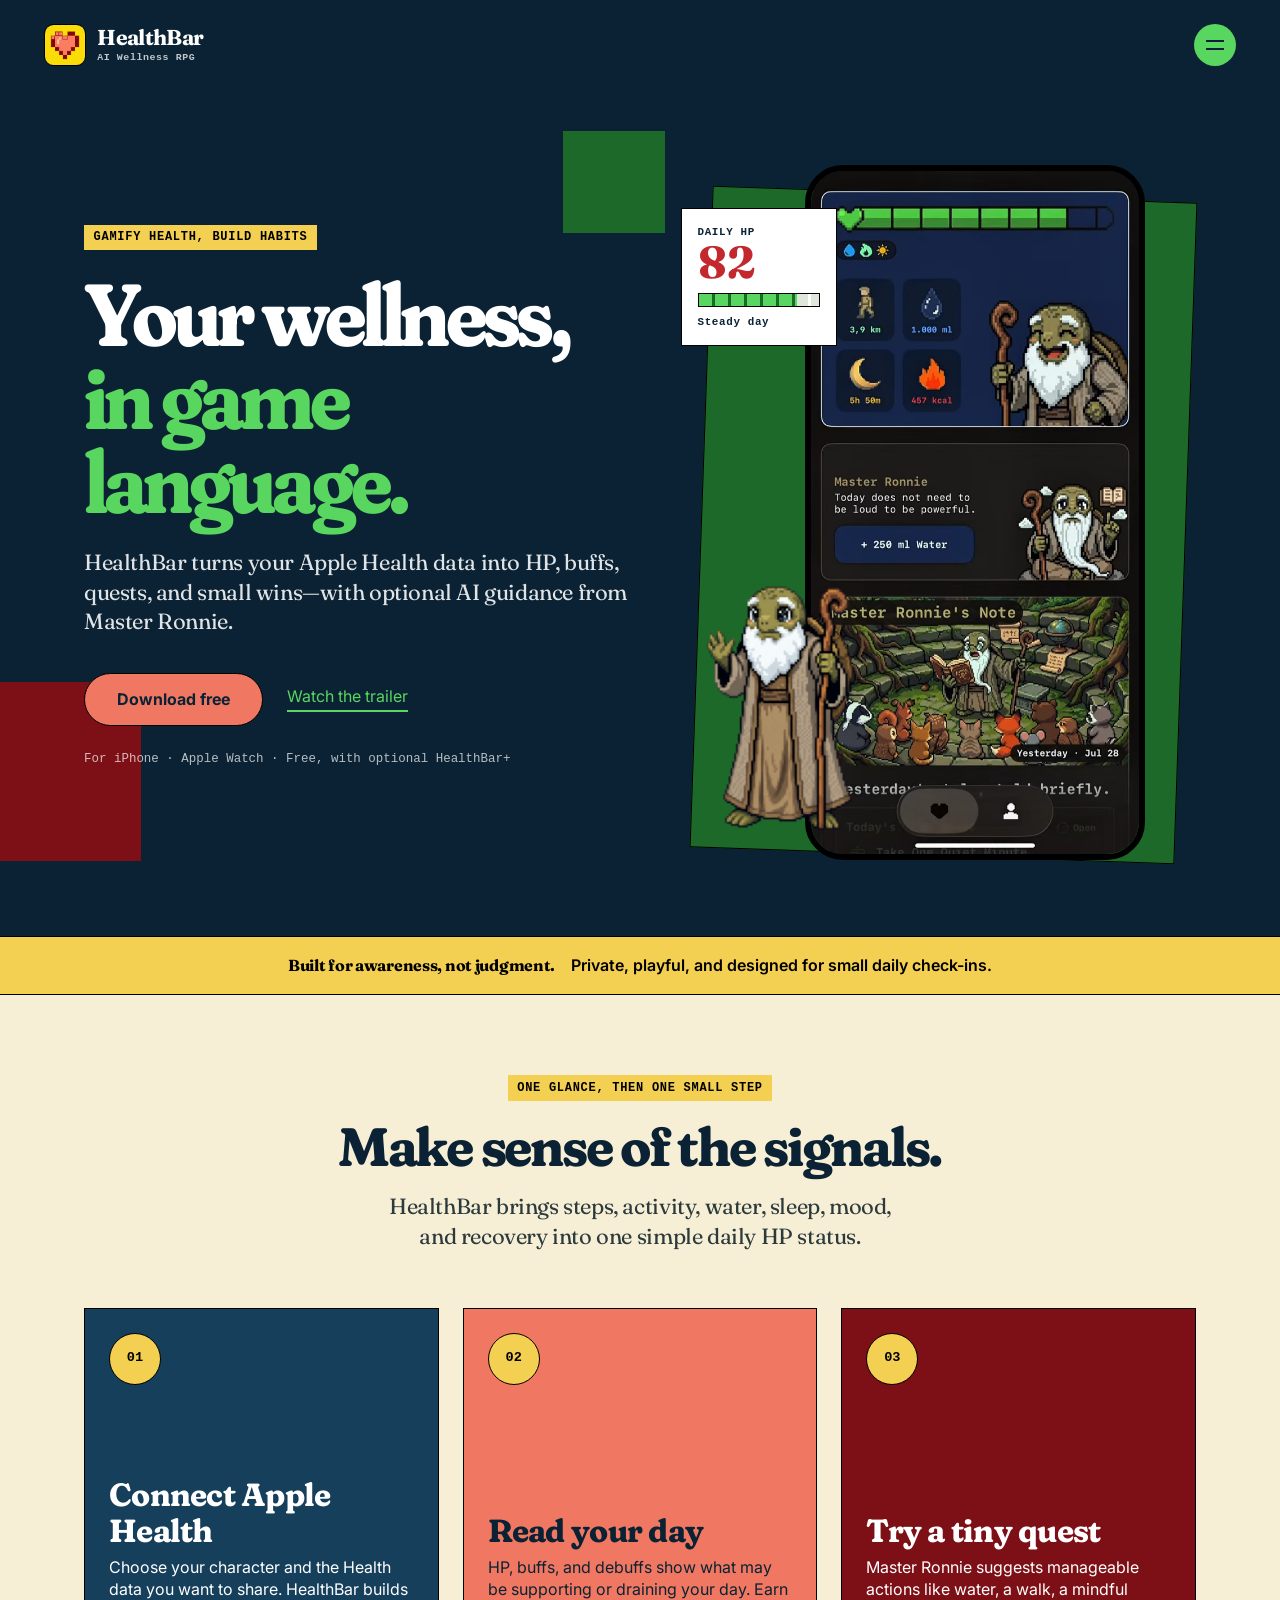
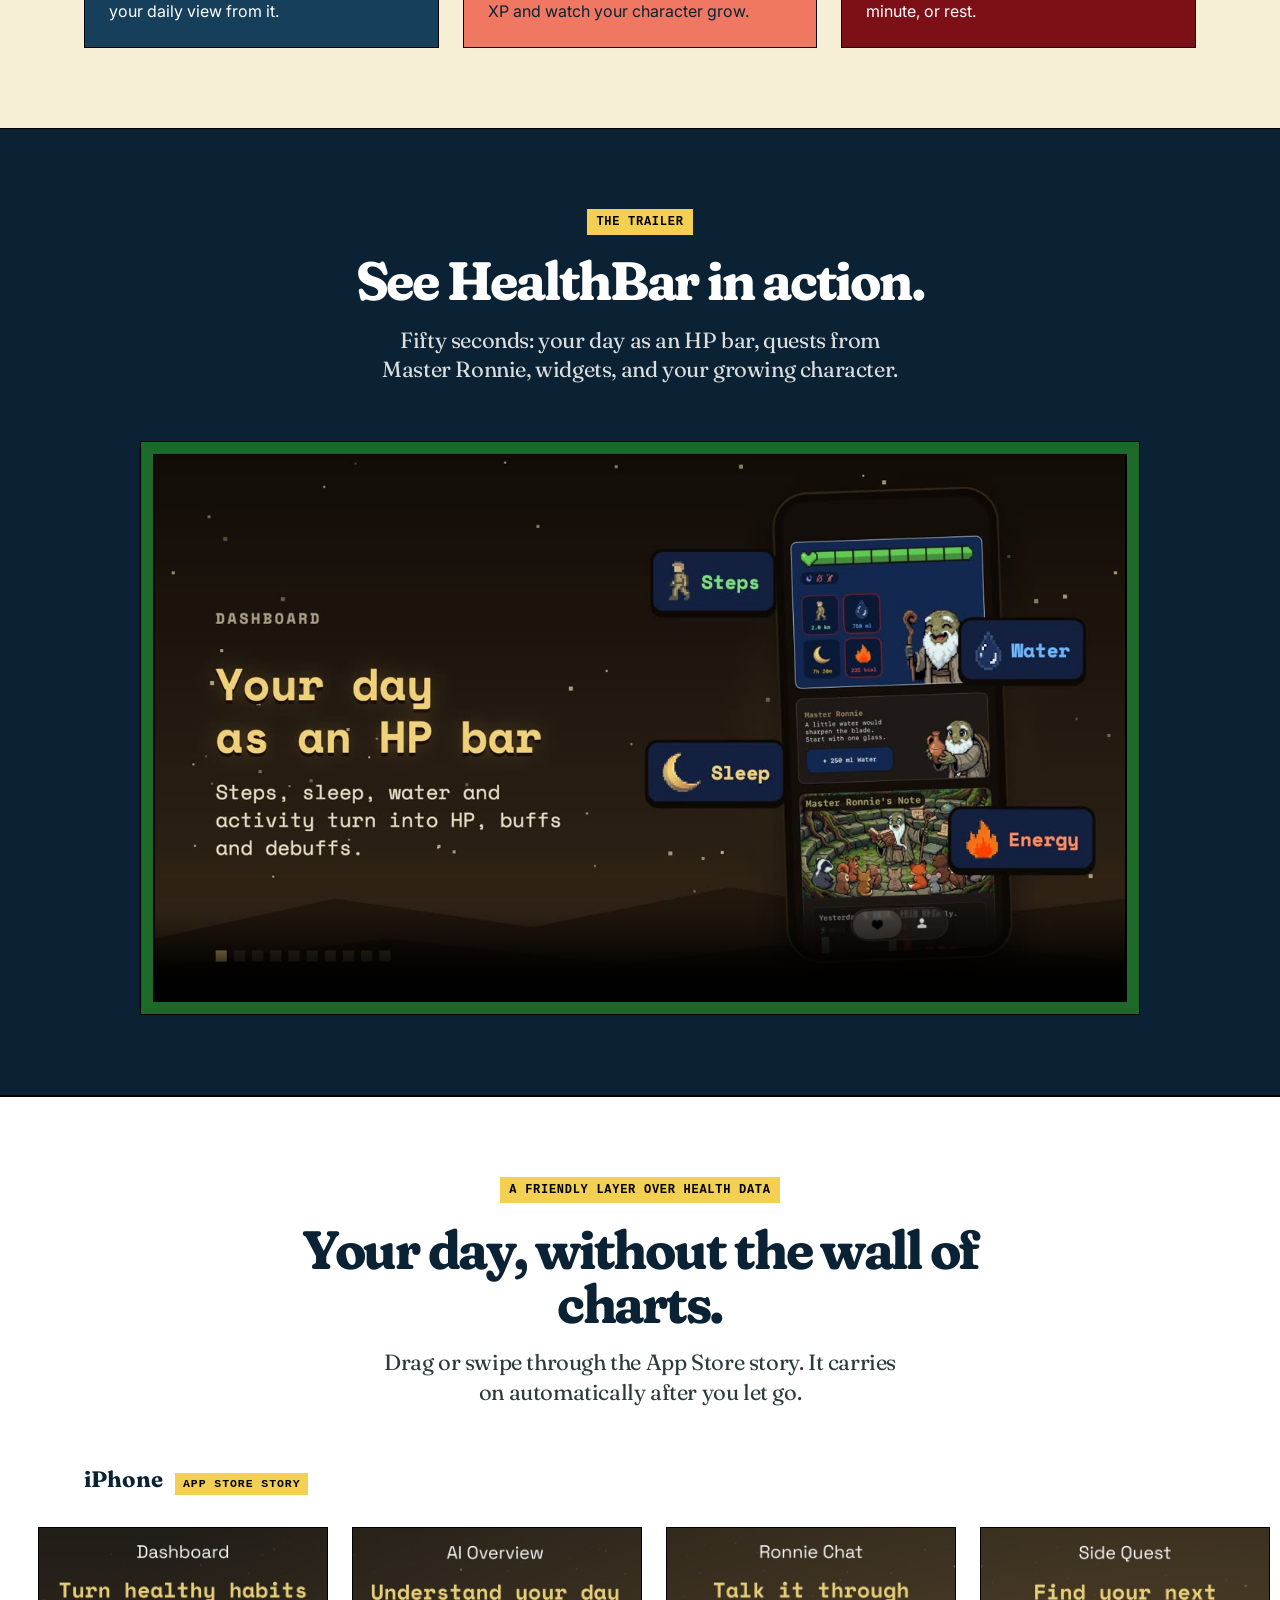
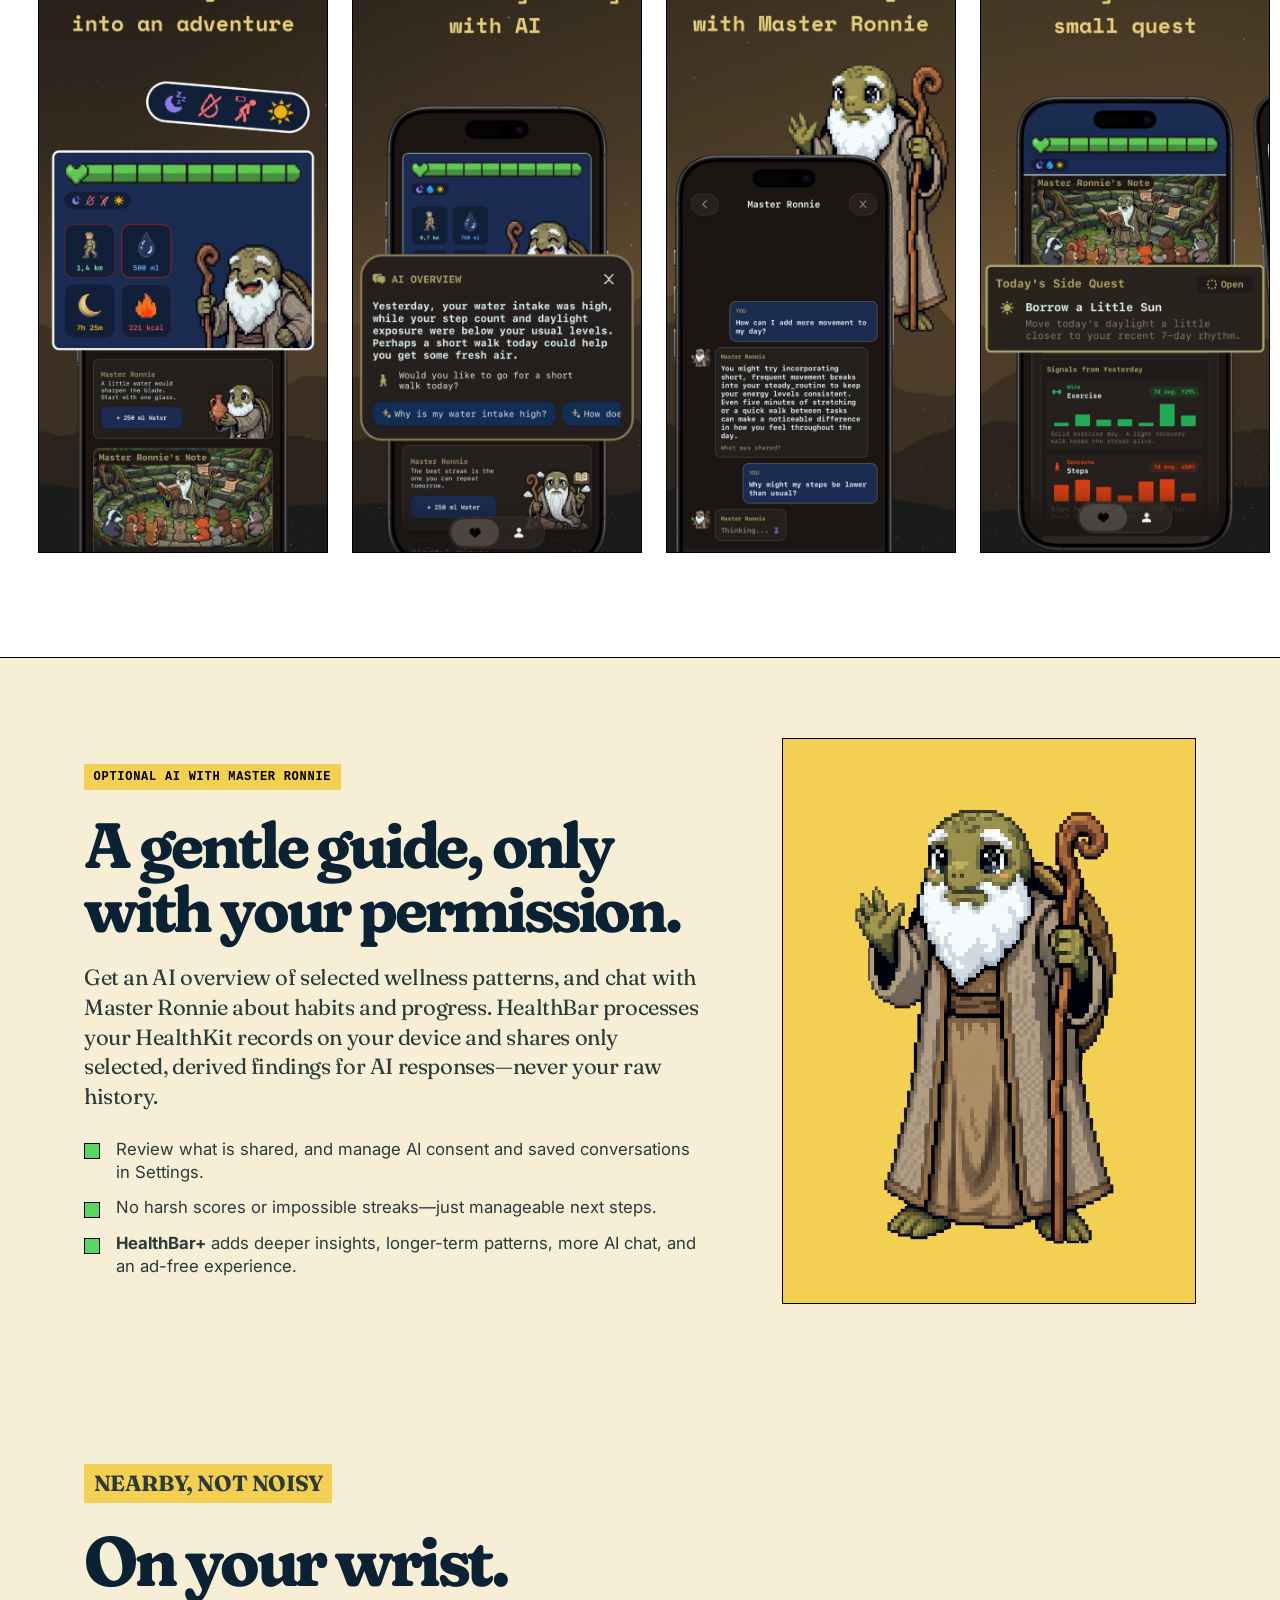
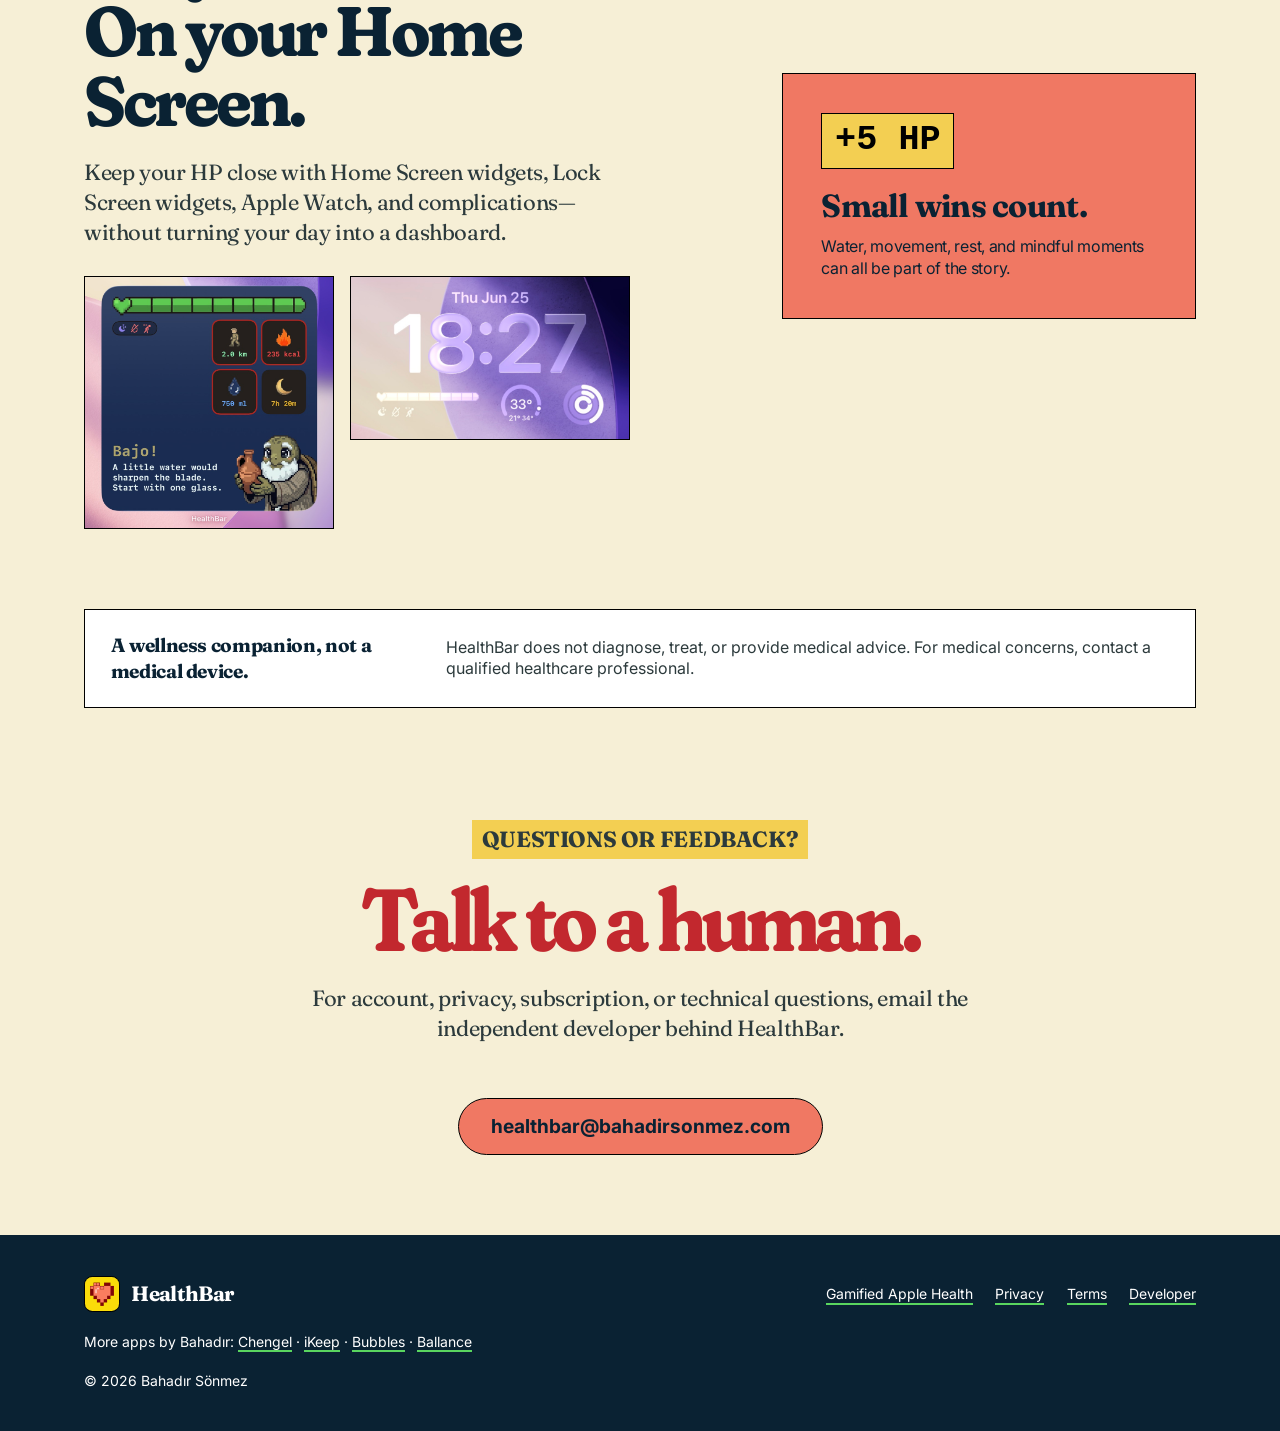
<file: index.html>
<!doctype html>
<html lang="en">
<head>
  <meta charset="utf-8">
<meta name="viewport" content="width=device-width,initial-scale=1">
  <title>HealthBar: AI Wellness RPG — Gamify Health, Build Habits</title>
  <meta name="description" content="Turn Apple Health data into HP, quests, and small wins. Optional AI overview and chat with Master Ronnie for gentle, personalized wellness insights. iPhone and Apple Watch.">
  <meta name="theme-color" content="#0a2233">
  <meta name="apple-itunes-app" content="app-id=6773367246, app-argument=https://apps.apple.com/app/id6773367246">
  <meta property="og:title" content="HealthBar: AI Wellness RPG — Gamify Health, Build Habits">
<meta property="og:description" content="See your day as HP, buffs, and quests, with optional AI guidance from Master Ronnie.">
<meta property="og:type" content="website">
<meta property="og:url" content="https://healthbar.bahadirsonmez.com/">
<meta property="og:image" content="https://healthbar.bahadirsonmez.com/assets/og.jpg">
<meta property="og:image:width" content="1200">
<meta property="og:image:height" content="630">
  <meta property="og:image:alt" content="HealthBar wellness companion showing daily HP and quests">
<meta property="og:site_name" content="HealthBar">
<meta property="og:locale" content="en_US">
  <meta name="twitter:card" content="summary_large_image">
<meta name="twitter:title" content="HealthBar: AI Wellness RPG — Gamify Health, Build Habits">
<meta name="twitter:description" content="Turn Apple Health data into HP, quests, and small wins, with optional AI guidance from Master Ronnie.">
<meta name="twitter:image" content="https://healthbar.bahadirsonmez.com/assets/og.jpg">
<meta name="twitter:image:alt" content="HealthBar wellness companion showing daily HP and quests">
  <link rel="canonical" href="https://healthbar.bahadirsonmez.com/">
<link rel="icon" type="image/png" href="assets/icon.png">
<link rel="apple-touch-icon" href="assets/icon.png">
<link rel="preconnect" href="https://fonts.googleapis.com"><link rel="preconnect" href="https://fonts.gstatic.com" crossorigin><link rel="stylesheet" href="https://fonts.googleapis.com/css2?family=Fraunces:ital,opsz,wght,SOFT,WONK@0,9..144,400..800,100,0&family=Inter:wght@400;600;700&display=swap">
<link rel="stylesheet" href="styles.css">
  <script type="application/ld+json">{"@context":"https://schema.org","@type":"SoftwareApplication","name":"HealthBar: AI Wellness RPG","description":"A wellness companion that turns Apple Health data into HP, buffs, quests, and small wins, with optional AI overview and chat from Master Ronnie. Not a medical device and does not provide medical advice.","url":"https://healthbar.bahadirsonmez.com/","image":"https://healthbar.bahadirsonmez.com/assets/icon.png","applicationCategory":"HealthApplication","operatingSystem":"iOS 17 or later; watchOS","alternateName":"HealthBar","downloadUrl":"https://apps.apple.com/app/id6773367246","author":{"@type":"Person","name":"Bahadir Sonmez","url":"https://bahadirsonmez.com/"},"offers":{"@type":"Offer","price":"0","priceCurrency":"USD"}}</script>
</head>
<body>
  <a class="skip" href="#main">Skip to content</a>
  <header class="nav">
<a class="brand" href="#top">
<img src="assets/icon.png" alt="" width="42" height="42">
<span>HealthBar<small>AI Wellness RPG</small>
</span>
</a>
<button class="nav-toggle" type="button" aria-expanded="false" aria-controls="site-nav" data-nav-toggle><span class="sr-only">Toggle navigation</span><span></span><span></span></button>
<nav id="site-nav" aria-label="Primary" data-nav>
<a href="#how">How it works</a>
<a href="#gallery">Screens</a>
<a href="#support">Support</a>
<a class="pill" href="https://apps.apple.com/app/id6773367246">Get HealthBar</a>
</nav>
</header>
  <main id="main">
    <section class="hero" id="top">
<div class="hero-copy">
<p class="kicker">Gamify health, build habits</p>
<h1>Your wellness,<br>
<span>in game language.</span>
</h1>
<p class="lede">HealthBar turns your Apple Health data into HP, buffs, quests, and small wins—with optional AI guidance from Master Ronnie.</p>
<div class="actions">
<a class="button" href="https://apps.apple.com/app/id6773367246">Download free</a>
<a class="soft-link" href="#watch">Watch the trailer</a>
</div>
<p class="meta">For iPhone · Apple Watch · Free, with optional HealthBar+</p>
</div>
<div class="hero-art">
<div class="hp" aria-label="Example health points: 82 out of 100">
<span>DAILY HP</span>
<strong>82</strong>
<div>
<i style="width:82%">
</i>
</div>
<small>Steady day</small>
</div>
<video class="phone hero-demo" autoplay loop muted playsinline preload="metadata" poster="assets/screens/iphone/01_slice_1.jpg" width="590" height="1206" aria-label="HealthBar app showing the daily wellness experience in action">
<source src="assets/healthbar-demo.webm" type="video/webm">
<source src="assets/healthbar-demo.mp4" type="video/mp4">
<img src="assets/screens/iphone/01_slice_1.jpg" alt="HealthBar App Store screenshot introducing the daily wellness HP bar" width="415" height="900">
</video>
<img class="ronnie" src="assets/ronnie.png" alt="Master Ronnie, HealthBar's friendly pixel guide" width="360">
</div>
</section>

    <section class="note">
<strong>Built for awareness, not judgment.</strong>
<span>Private, playful, and designed for small daily check-ins.</span>
</section>

    <section class="section how" id="how">
<div class="section-title">
<p class="kicker">One glance, then one small step</p>
<h2>Make sense of the signals.</h2>
<p>HealthBar brings steps, activity, water, sleep, mood, and recovery into one simple daily HP status.</p>
</div>
<div class="steps">
<article>
<span>01</span>
<h3>Connect Apple Health</h3>
<p>Choose your character and the Health data you want to share. HealthBar builds your daily view from it.</p>
</article>
<article>
<span>02</span>
<h3>Read your day</h3>
<p>HP, buffs, and debuffs show what may be supporting or draining your day. Earn XP and watch your character grow.</p>
</article>
<article>
<span>03</span>
<h3>Try a tiny quest</h3>
<p>Master Ronnie suggests manageable actions like water, a walk, a mindful minute, or rest.</p>
</article>
</div>
</section>

    <section class="section watch" id="watch">
<div class="section-title">
<p class="kicker">The trailer</p>
<h2>See HealthBar in action.</h2>
<p>Fifty seconds: your day as an HP bar, quests from Master Ronnie, widgets, and your growing character.</p>
</div>
<figure class="promo">
<video controls playsinline preload="metadata" poster="assets/promo/healthbar-promo-poster.jpg" width="1280" height="720" aria-label="HealthBar promo video">
<source src="assets/promo/healthbar-promo.mp4" type="video/mp4">
</video>
</figure>
</section>

    <section class="section gallery" id="gallery">
<div class="section-title">
<p class="kicker">A friendly layer over Health data</p>
<h2>Your day, without the wall of charts.</h2>
<p>Drag or swipe through the App Store story. It carries on automatically after you let go.</p>
</div>
      <div class="showcase">
<div class="showcase-label">
<span>iPhone</span>
<small>App Store story</small>
</div>
<div class="carousel carousel-phone" data-carousel aria-label="HealthBar iPhone App Store screenshots" tabindex="0">
<div class="carousel-track">
        <figure>
<img src="assets/screens/iphone/01_slice_1.jpg" alt="HealthBar App Store screenshot — Dashboard: turn healthy habits into an adventure" loading="lazy" decoding="async" width="640" height="1387">
</figure>
<figure>
<img src="assets/screens/iphone/01_slice_2.jpg" alt="HealthBar App Store screenshot — AI Overview: understand your day with AI" loading="lazy" decoding="async" width="640" height="1387">
</figure>
<figure>
<img src="assets/screens/iphone/01_slice_3.jpg" alt="HealthBar App Store screenshot — Ronnie Chat: talk it through with Master Ronnie" loading="lazy" decoding="async" width="640" height="1387">
</figure>
<figure>
<img src="assets/screens/iphone/01_slice_4.jpg" alt="HealthBar App Store screenshot — Side Quest: find your next small quest" loading="lazy" decoding="async" width="640" height="1387">
</figure>
<figure>
<img src="assets/screens/iphone/01_slice_5.jpg" alt="HealthBar App Store screenshot — Character: watch your character grow" loading="lazy" decoding="async" width="640" height="1387">
</figure>
<figure>
<img src="assets/screens/iphone/01_slice_6.jpg" alt="HealthBar App Store screenshot — Charts: spot patterns in your wellness" loading="lazy" decoding="async" width="640" height="1387">
</figure>
<figure>
<img src="assets/screens/iphone/01_slice_7.jpg" alt="HealthBar App Store screenshot — Widgets and Apple Watch: keep your progress in sight" loading="lazy" decoding="async" width="640" height="1387">
</figure>


      </div>
</div>
</div>
    </section>

    <section class="section ai" id="ai">
<div>
<p class="kicker">Optional AI with Master Ronnie</p>
<h2>A gentle guide, only with your permission.</h2>
<p>Get an AI overview of selected wellness patterns, and chat with Master Ronnie about habits and progress. HealthBar processes your HealthKit records on your device and shares only selected, derived findings for AI responses—never your raw history.</p>
<ul class="ticks">
<li>Review what is shared, and manage AI consent and saved conversations in Settings.</li>
<li>No harsh scores or impossible streaks—just manageable next steps.</li>
<li><strong>HealthBar+</strong> adds deeper insights, longer-term patterns, more AI chat, and an ad-free experience.</li>
</ul>
</div>
<figure class="ronnie-card">
<img src="assets/ronnie-full.png" alt="Master Ronnie, HealthBar's friendly pixel guide" width="700" height="1050" loading="lazy">
</figure>
</section>

    <section class="section anywhere">
<div>
<p class="kicker">Nearby, not noisy</p>
<h2>On your wrist.<br>On your Home Screen.</h2>
<p>Keep your HP close with Home Screen widgets, Lock Screen widgets, Apple Watch, and complications—without turning your day into a dashboard.</p>
<div class="widget-row">
<img src="assets/app/widget-hero.jpg" alt="HealthBar Home Screen widget showing HP, stats, and a tip from Master Ronnie" width="900" height="909" loading="lazy">
<img src="assets/app/widget-lock.jpg" alt="HealthBar Lock Screen widget" width="700" height="406" loading="lazy">
</div>
</div>
<div class="pixel-card">
<span>+5 HP</span>
<strong>Small wins count.</strong>
<p>Water, movement, rest, and mindful moments can all be part of the story.</p>
</div>
</section>

    <aside class="medical">
<strong>A wellness companion, not a medical device.</strong>
<p>HealthBar does not diagnose, treat, or provide medical advice. For medical concerns, contact a qualified healthcare professional.</p>
</aside>

    <section class="section support" id="support">
<div>
<p class="kicker">Questions or feedback?</p>
<h2>Talk to a human.</h2>
<p>For account, privacy, subscription, or technical questions, email the independent developer behind HealthBar.</p>
</div>
<a class="button" href="mailto:healthbar@bahadirsonmez.com?subject=HealthBar%20Support">healthbar@bahadirsonmez.com</a>
</section>
  </main>
  <footer>
<a class="brand" href="#top">
<img src="assets/icon.png" alt="" width="36" height="36">
<span>HealthBar</span>
</a>
<div>
<a href="gamified-apple-health/">Gamified Apple Health</a>
<a href="privacy.html">Privacy</a>
<a href="terms.html">Terms</a>
<a href="https://bahadirsonmez.com">Developer</a>
</div>
<p class="more-apps">More apps by Bahadır: <a href="https://chengel.bahadirsonmez.com/">Chengel</a> · <a href="https://ikeep.bahadirsonmez.com/">iKeep</a> · <a href="https://bubbles.bahadirsonmez.com/">Bubbles</a> · <a href="https://ballance.bahadirsonmez.com/">Ballance</a>
</p>
<p>© <span data-year>2026</span> Bahadır Sönmez</p>
</footer>
  <script src="script.js" defer>
</script>
<!-- Cloudflare Web Analytics -->
<script type="module" src="https://static.cloudflareinsights.com/beacon.min.js" data-cf-beacon='{"token":"e8998f2843b149d5b2064f33abe3bcc9"}'>
</script>
<!-- End Cloudflare Web Analytics -->
</body>
</html>
</file>
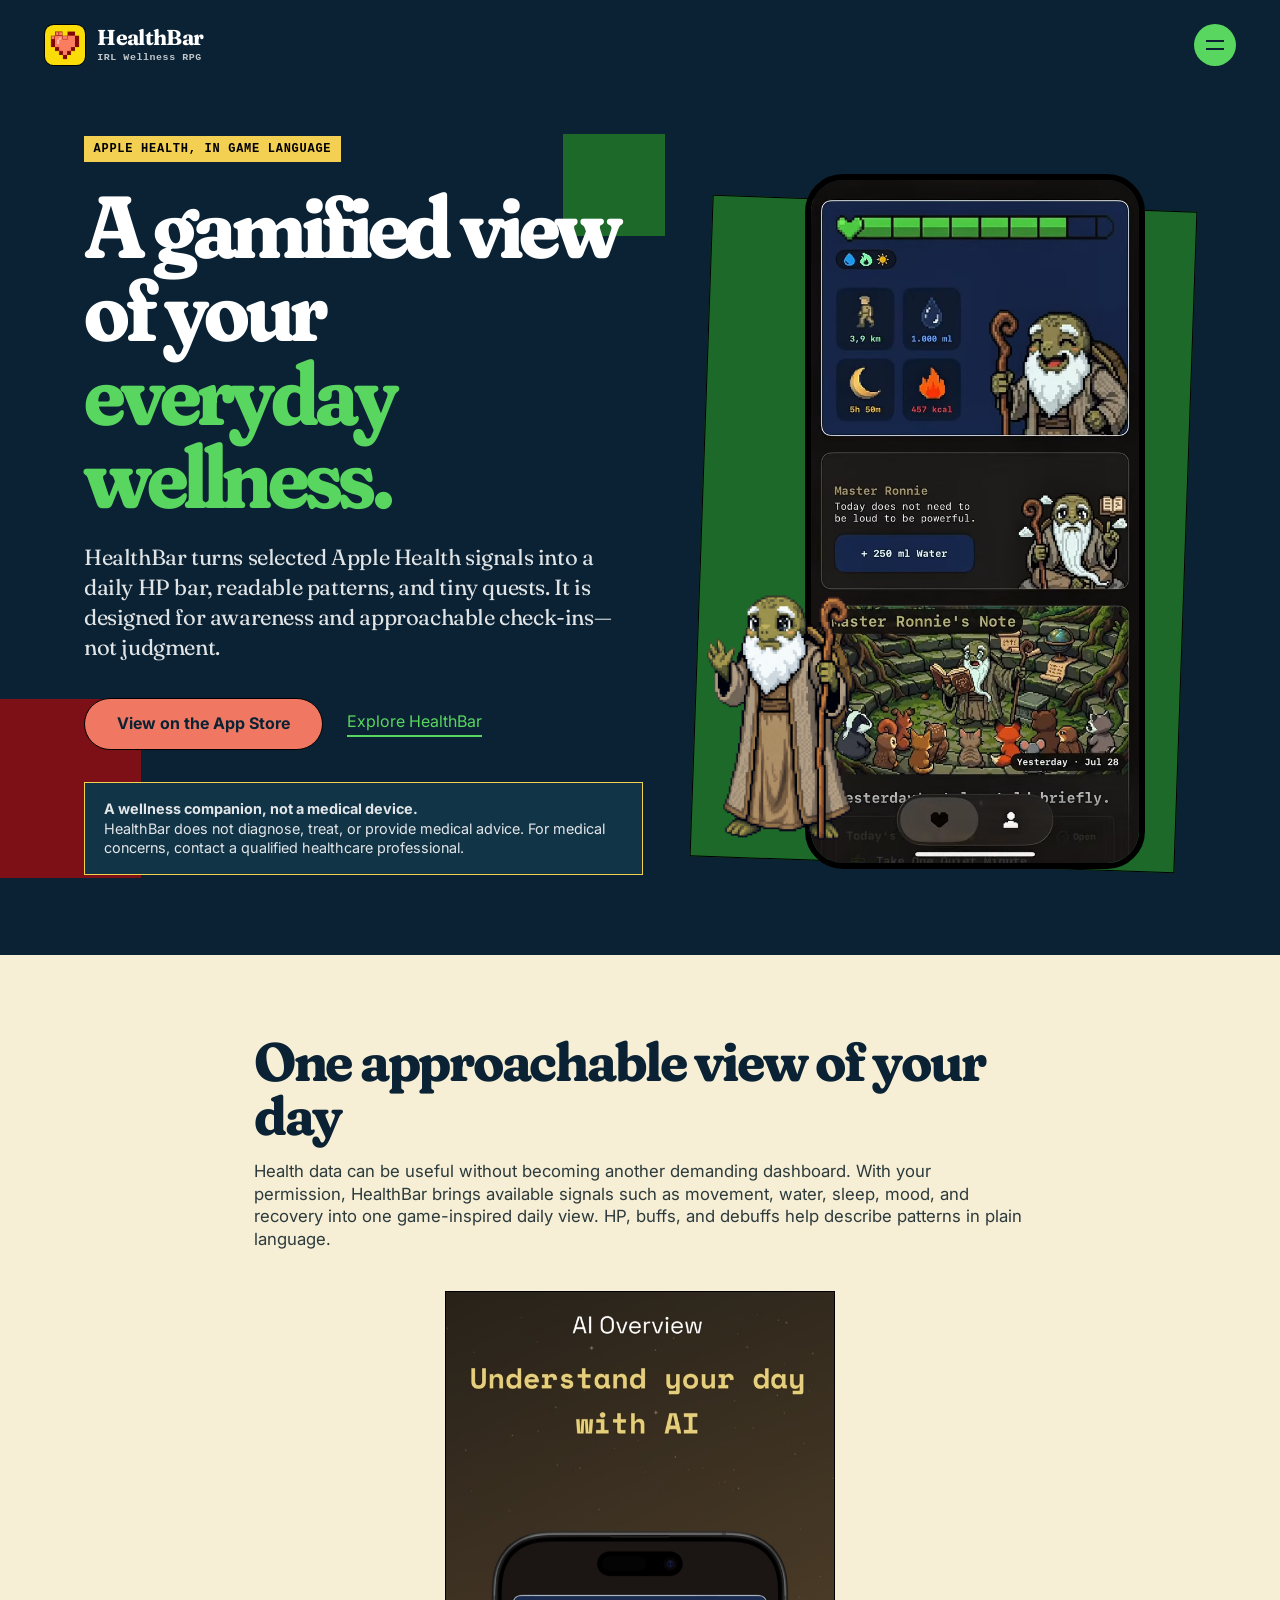
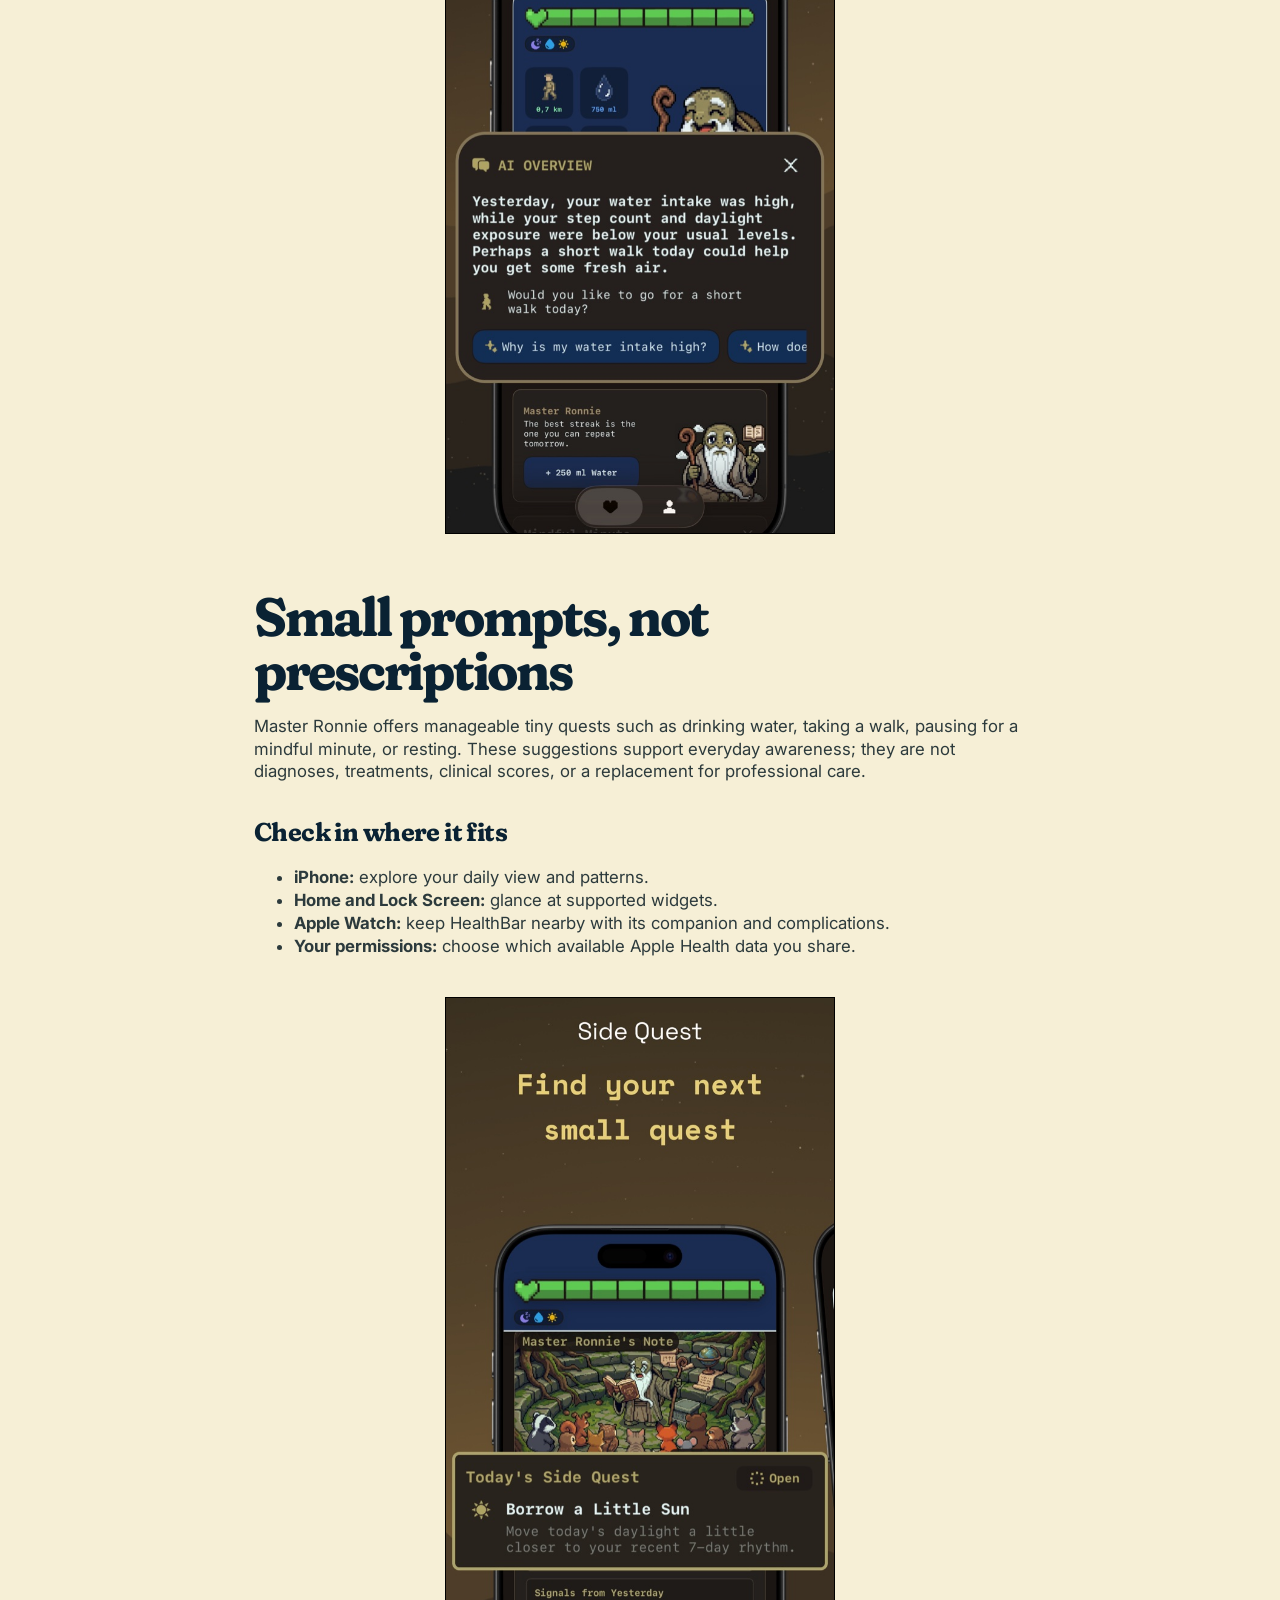
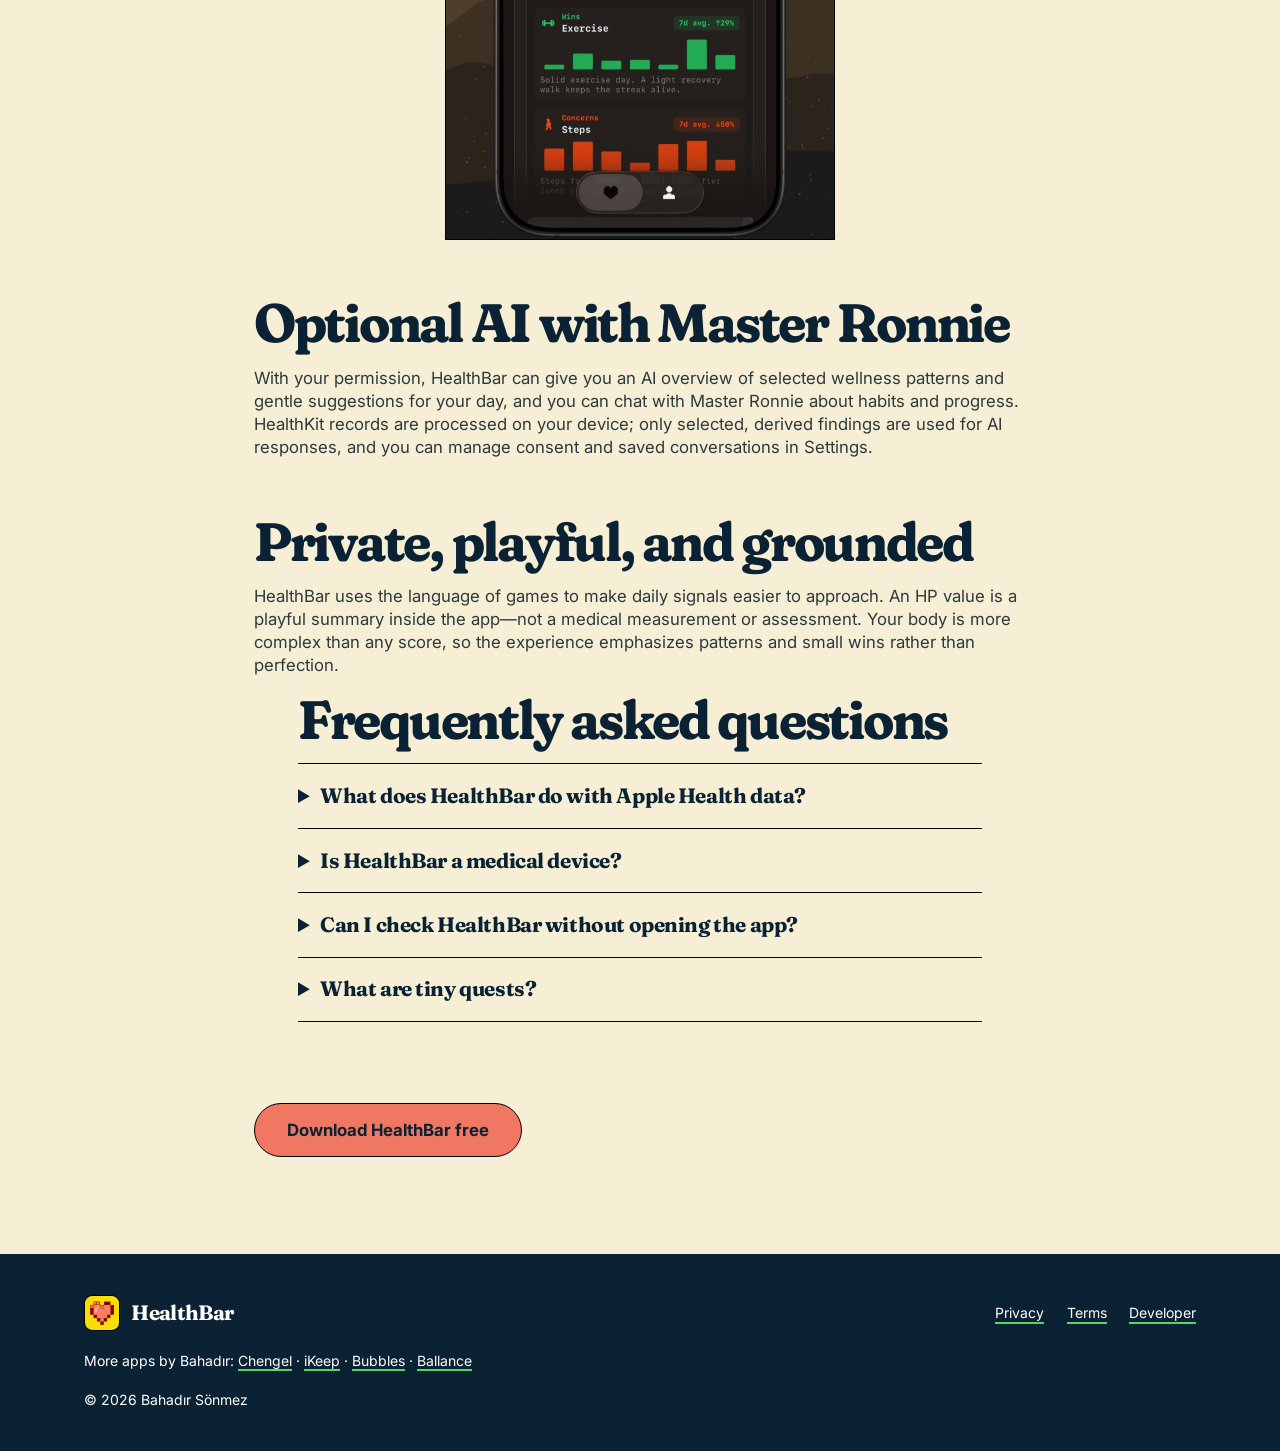
<file: gamified-apple-health/index.html>
<!doctype html>
<html lang="en">
<head>
  <meta charset="utf-8">
<meta name="viewport" content="width=device-width,initial-scale=1">
  <title>Gamified Apple Health Wellness Companion — HealthBar</title>
  <meta name="description" content="HealthBar turns selected Apple Health signals into a friendly daily HP bar, readable patterns, widgets, and tiny quests. A wellness companion—not a medical device.">
  <link rel="canonical" href="https://healthbar.bahadirsonmez.com/gamified-apple-health/">
  <meta property="og:type" content="article">
<meta property="og:site_name" content="HealthBar">
<meta property="og:locale" content="en_US">
<meta property="og:title" content="Gamified Apple Health Wellness Companion — HealthBar">
<meta property="og:description" content="See selected wellness signals as daily HP, patterns, and manageable quests—without a wall of charts.">
<meta property="og:url" content="https://healthbar.bahadirsonmez.com/gamified-apple-health/">
<meta property="og:image" content="https://healthbar.bahadirsonmez.com/assets/og.jpg">
<meta property="og:image:alt" content="HealthBar daily HP and wellness quests">
  <meta name="twitter:card" content="summary_large_image">
<meta name="twitter:title" content="Gamified Apple Health Wellness Companion — HealthBar">
<meta name="twitter:description" content="A playful, private way to read selected Apple Health signals.">
<meta name="twitter:image" content="https://healthbar.bahadirsonmez.com/assets/og.jpg">
  <link rel="icon" href="../assets/icon.png">
<link rel="apple-touch-icon" href="../assets/icon.png">
<link rel="preconnect" href="https://fonts.googleapis.com"><link rel="preconnect" href="https://fonts.gstatic.com" crossorigin><link rel="stylesheet" href="https://fonts.googleapis.com/css2?family=Fraunces:ital,opsz,wght,SOFT,WONK@0,9..144,400..800,100,0&family=Inter:wght@400;600;700&display=swap">
<link rel="stylesheet" href="../styles.css">
  <script type="application/ld+json">{"@context":"https://schema.org","@graph":[{"@type":"SoftwareApplication","name":"HealthBar","applicationCategory":"HealthApplication","operatingSystem":"iOS 17 or later; watchOS","url":"https://healthbar.bahadirsonmez.com/","downloadUrl":"https://apps.apple.com/app/id6773367246","offers":{"@type":"Offer","price":"0","priceCurrency":"USD"},"author":{"@type":"Person","name":"Bahadir Sonmez","url":"https://bahadirsonmez.com/"}},{"@type":"FAQPage","mainEntity":[{"@type":"Question","name":"What does HealthBar do with Apple Health data?","acceptedAnswer":{"@type":"Answer","text":"You choose which available Apple Health data to share. HealthBar uses those selected signals to create its daily wellness view."}},{"@type":"Question","name":"Is HealthBar a medical device?","acceptedAnswer":{"@type":"Answer","text":"No. HealthBar is a wellness companion, not a medical device. It does not diagnose, treat, or provide medical advice."}},{"@type":"Question","name":"Can I see HealthBar without opening the app?","acceptedAnswer":{"@type":"Answer","text":"HealthBar supports Home Screen and Lock Screen widgets, an Apple Watch companion, and complications for quick check-ins."}},{"@type":"Question","name":"What are tiny quests?","acceptedAnswer":{"@type":"Answer","text":"Tiny quests are manageable wellness suggestions such as water, a walk, a mindful minute, or rest. They are not medical recommendations."}}]}]}</script>
</head>
<body>
<a class="skip" href="#main">Skip to content</a>
<header class="nav">
<a class="brand" href="../">
<img src="../assets/icon.png" alt="" width="42" height="42">
<span>HealthBar<small>IRL Wellness RPG</small>
</span>
</a>
<button class="nav-toggle" type="button" aria-expanded="false" aria-controls="site-nav" data-nav-toggle><span class="sr-only">Toggle navigation</span><span></span><span></span></button>
<nav id="site-nav" aria-label="Primary" data-nav>
<a href="../#how">How it works</a>
<a href="../#gallery">Screens</a>
<a class="pill" href="https://apps.apple.com/app/id6773367246">Get HealthBar</a>
</nav>
</header>
<main id="main">
<section class="hero content-hero">
<div class="hero-copy">
<p class="kicker">Apple Health, in game language</p>
<h1>A gamified view of your <span>everyday wellness.</span>
</h1>
<p class="lede">HealthBar turns selected Apple Health signals into a daily HP bar, readable patterns, and tiny quests. It is designed for awareness and approachable check-ins—not judgment.</p>
<div class="actions">
<a class="button" href="https://apps.apple.com/app/id6773367246">View on the App Store</a>
<a class="soft-link" href="../">Explore HealthBar</a>
</div>
<p class="disclaimer">
<strong>A wellness companion, not a medical device.</strong>
<br>HealthBar does not diagnose, treat, or provide medical advice. For medical concerns, contact a qualified healthcare professional.</p>
</div>
<div class="hero-art">
<video class="phone hero-demo" autoplay loop muted playsinline preload="metadata" poster="../assets/screens/iphone/01_slice_1.jpg" width="590" height="1206" aria-label="HealthBar app showing the daily wellness experience in action">
<source src="../assets/healthbar-demo.webm" type="video/webm">
<source src="../assets/healthbar-demo.mp4" type="video/mp4">
<img src="../assets/screens/iphone/01_slice_1.jpg" alt="HealthBar App Store screenshot introducing the daily wellness HP bar" width="415" height="900">
</video>
<img class="ronnie" src="../assets/ronnie.png" alt="Master Ronnie, HealthBar's pixel guide" width="360">
</div>
</section>
<article class="section prose">
<h2>One approachable view of your day</h2>
<p>Health data can be useful without becoming another demanding dashboard. With your permission, HealthBar brings available signals such as movement, water, sleep, mood, and recovery into one game-inspired daily view. HP, buffs, and debuffs help describe patterns in plain language.</p>
<img src="../assets/screens/iphone/01_slice_2.jpg" alt="HealthBar App Store screenshot showing the AI Overview" loading="lazy" width="415" height="900">
<h2>Small prompts, not prescriptions</h2>
<p>Master Ronnie offers manageable tiny quests such as drinking water, taking a walk, pausing for a mindful minute, or resting. These suggestions support everyday awareness; they are not diagnoses, treatments, clinical scores, or a replacement for professional care.</p>
<h3>Check in where it fits</h3>
<ul>
<li>
<strong>iPhone:</strong> explore your daily view and patterns.</li>
<li>
<strong>Home and Lock Screen:</strong> glance at supported widgets.</li>
<li>
<strong>Apple Watch:</strong> keep HealthBar nearby with its companion and complications.</li>
<li>
<strong>Your permissions:</strong> choose which available Apple Health data you share.</li>
</ul>
<img src="../assets/screens/iphone/01_slice_4.jpg" alt="HealthBar App Store screenshot showing a small side quest" loading="lazy" width="415" height="900">
<h2>Optional AI with Master Ronnie</h2>
<p>With your permission, HealthBar can give you an AI overview of selected wellness patterns and gentle suggestions for your day, and you can chat with Master Ronnie about habits and progress. HealthKit records are processed on your device; only selected, derived findings are used for AI responses, and you can manage consent and saved conversations in Settings.</p>
<h2>Private, playful, and grounded</h2>
<p>HealthBar uses the language of games to make daily signals easier to approach. An HP value is a playful summary inside the app—not a medical measurement or assessment. Your body is more complex than any score, so the experience emphasizes patterns and small wins rather than perfection.</p>
<section class="faq">
<h2>Frequently asked questions</h2>
<details>
<summary>What does HealthBar do with Apple Health data?</summary>
<p>You choose which available data to share. HealthBar uses those selected signals to create your daily wellness view.</p>
</details>
<details>
<summary>Is HealthBar a medical device?</summary>
<p>No. It is a wellness companion and does not diagnose, treat, or provide medical advice.</p>
</details>
<details>
<summary>Can I check HealthBar without opening the app?</summary>
<p>Supported widgets, an Apple Watch companion, and complications make quick check-ins possible.</p>
</details>
<details>
<summary>What are tiny quests?</summary>
<p>They are manageable wellness suggestions such as water, a walk, mindfulness, or rest—not medical recommendations.</p>
</details>
</section>
<p>
<a class="button" href="https://apps.apple.com/app/id6773367246">Download HealthBar free</a>
</p>
</article>
</main>
<footer>
<a class="brand" href="../">
<img src="../assets/icon.png" alt="" width="36" height="36">
<span>HealthBar</span>
</a>
<div>
<a href="../privacy.html">Privacy</a>
<a href="../terms.html">Terms</a>
<a href="https://bahadirsonmez.com/">Developer</a>
</div>
<p class="more-apps">More apps by Bahadır: <a href="https://chengel.bahadirsonmez.com/">Chengel</a> · <a href="https://ikeep.bahadirsonmez.com/">iKeep</a> · <a href="https://bubbles.bahadirsonmez.com/">Bubbles</a> · <a href="https://ballance.bahadirsonmez.com/">Ballance</a>
</p>
<p>© 2026 Bahadır Sönmez</p>
</footer>
<!-- Cloudflare Web Analytics -->
<script type="module" src="https://static.cloudflareinsights.com/beacon.min.js" data-cf-beacon='{"token":"e8998f2843b149d5b2064f33abe3bcc9"}'>
</script>
<!-- End Cloudflare Web Analytics -->
</body>
</html>
</file>
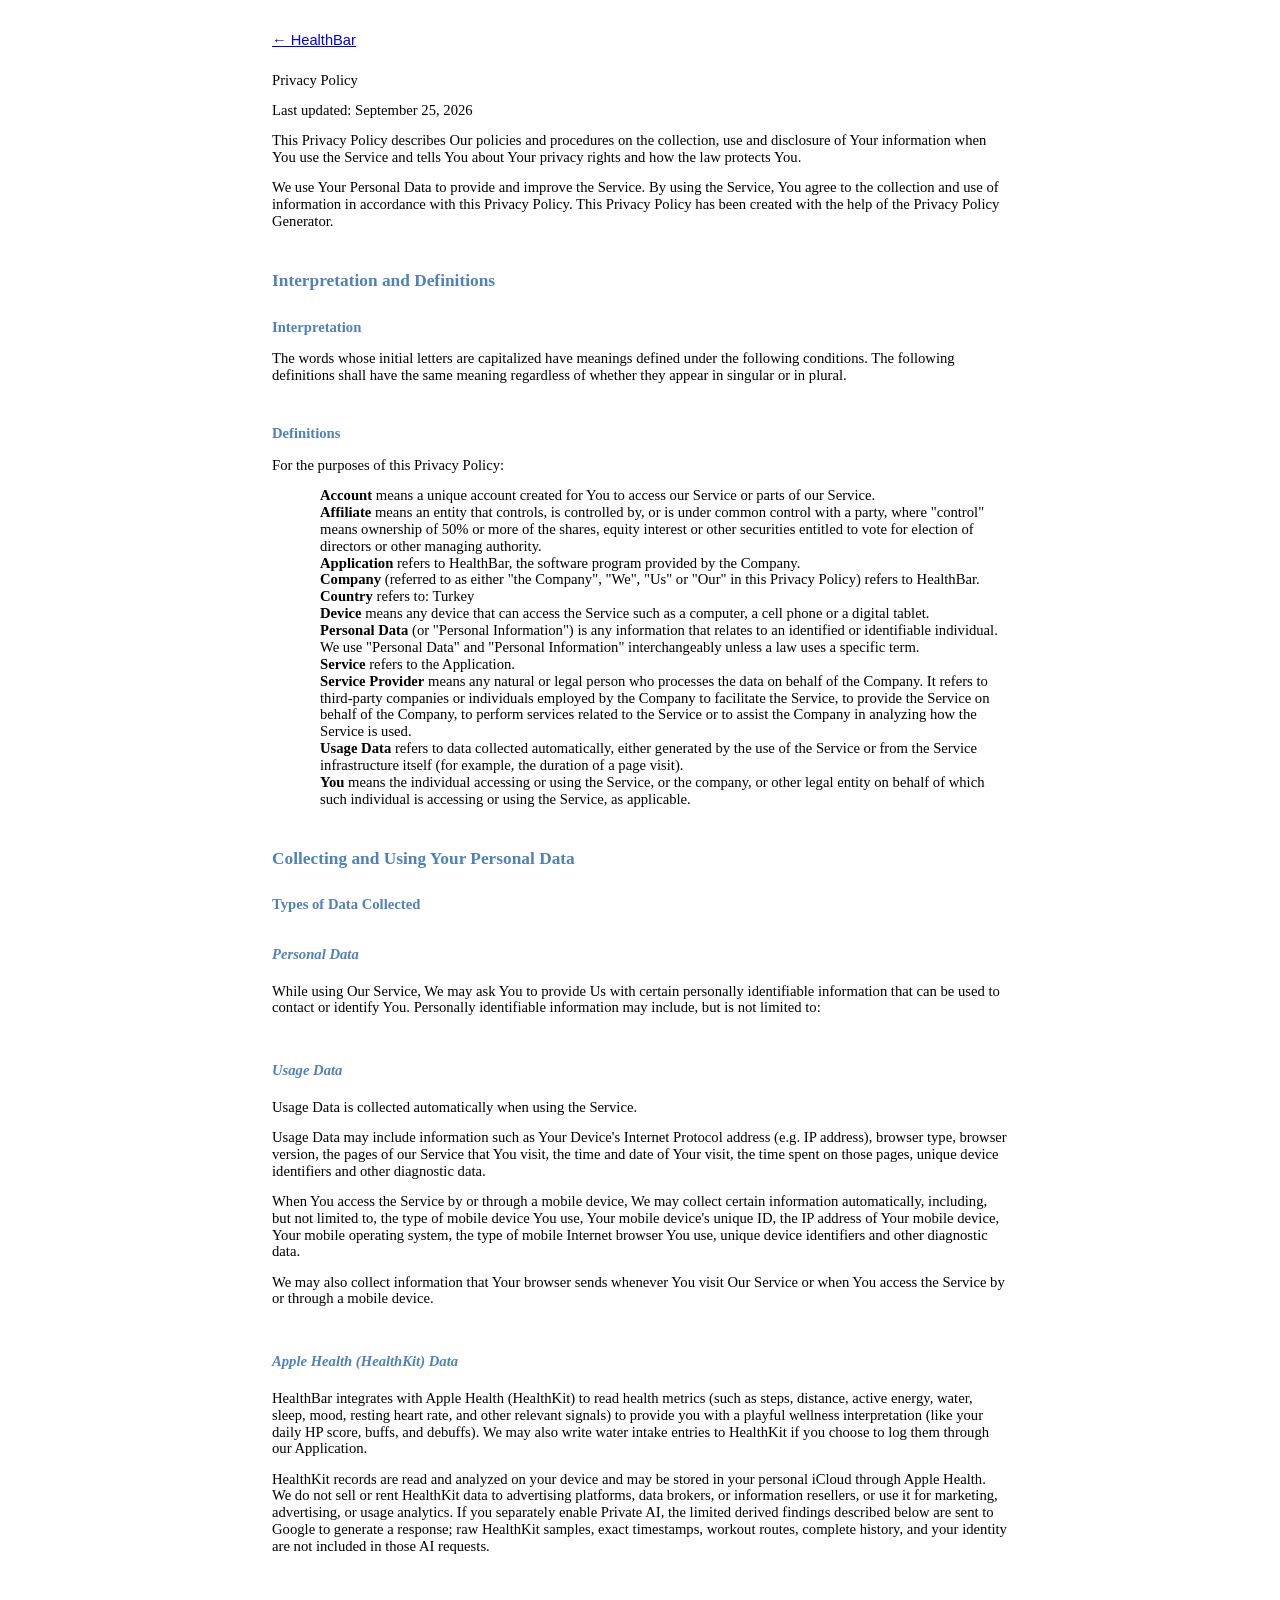
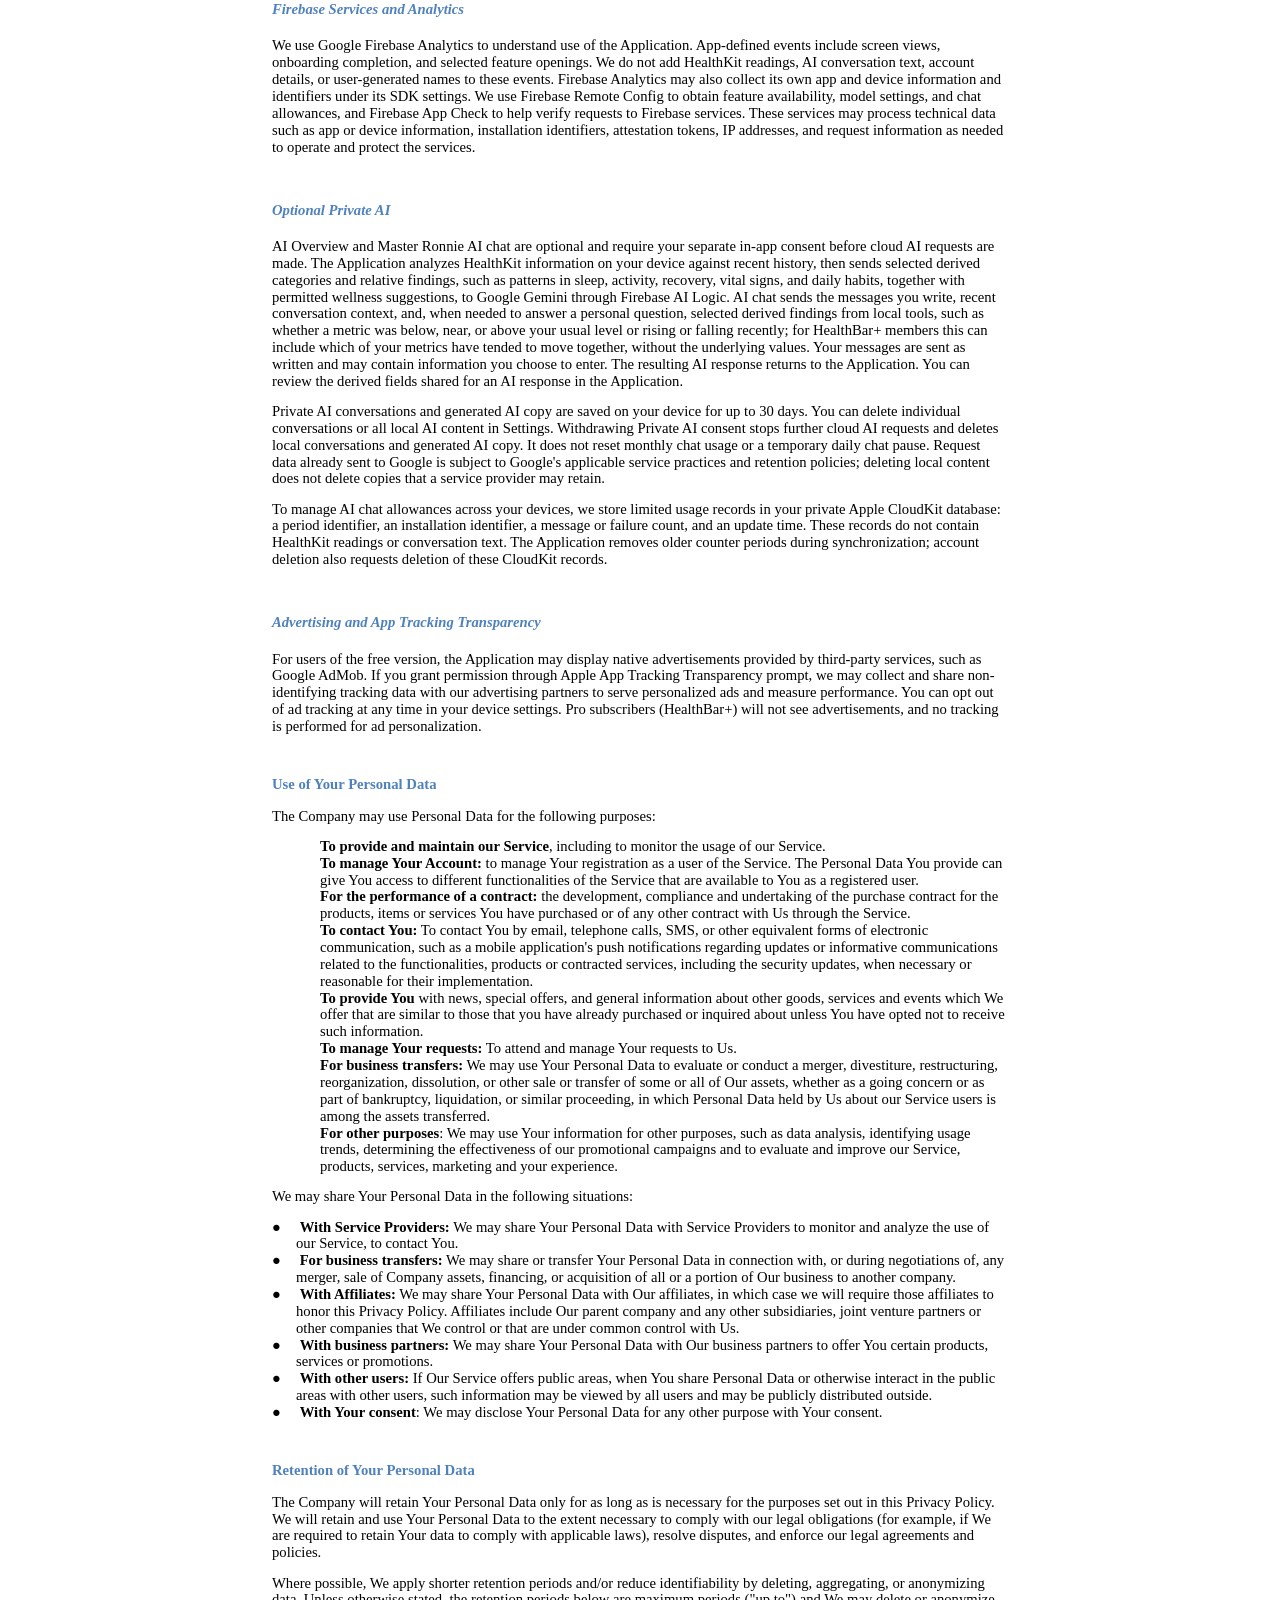
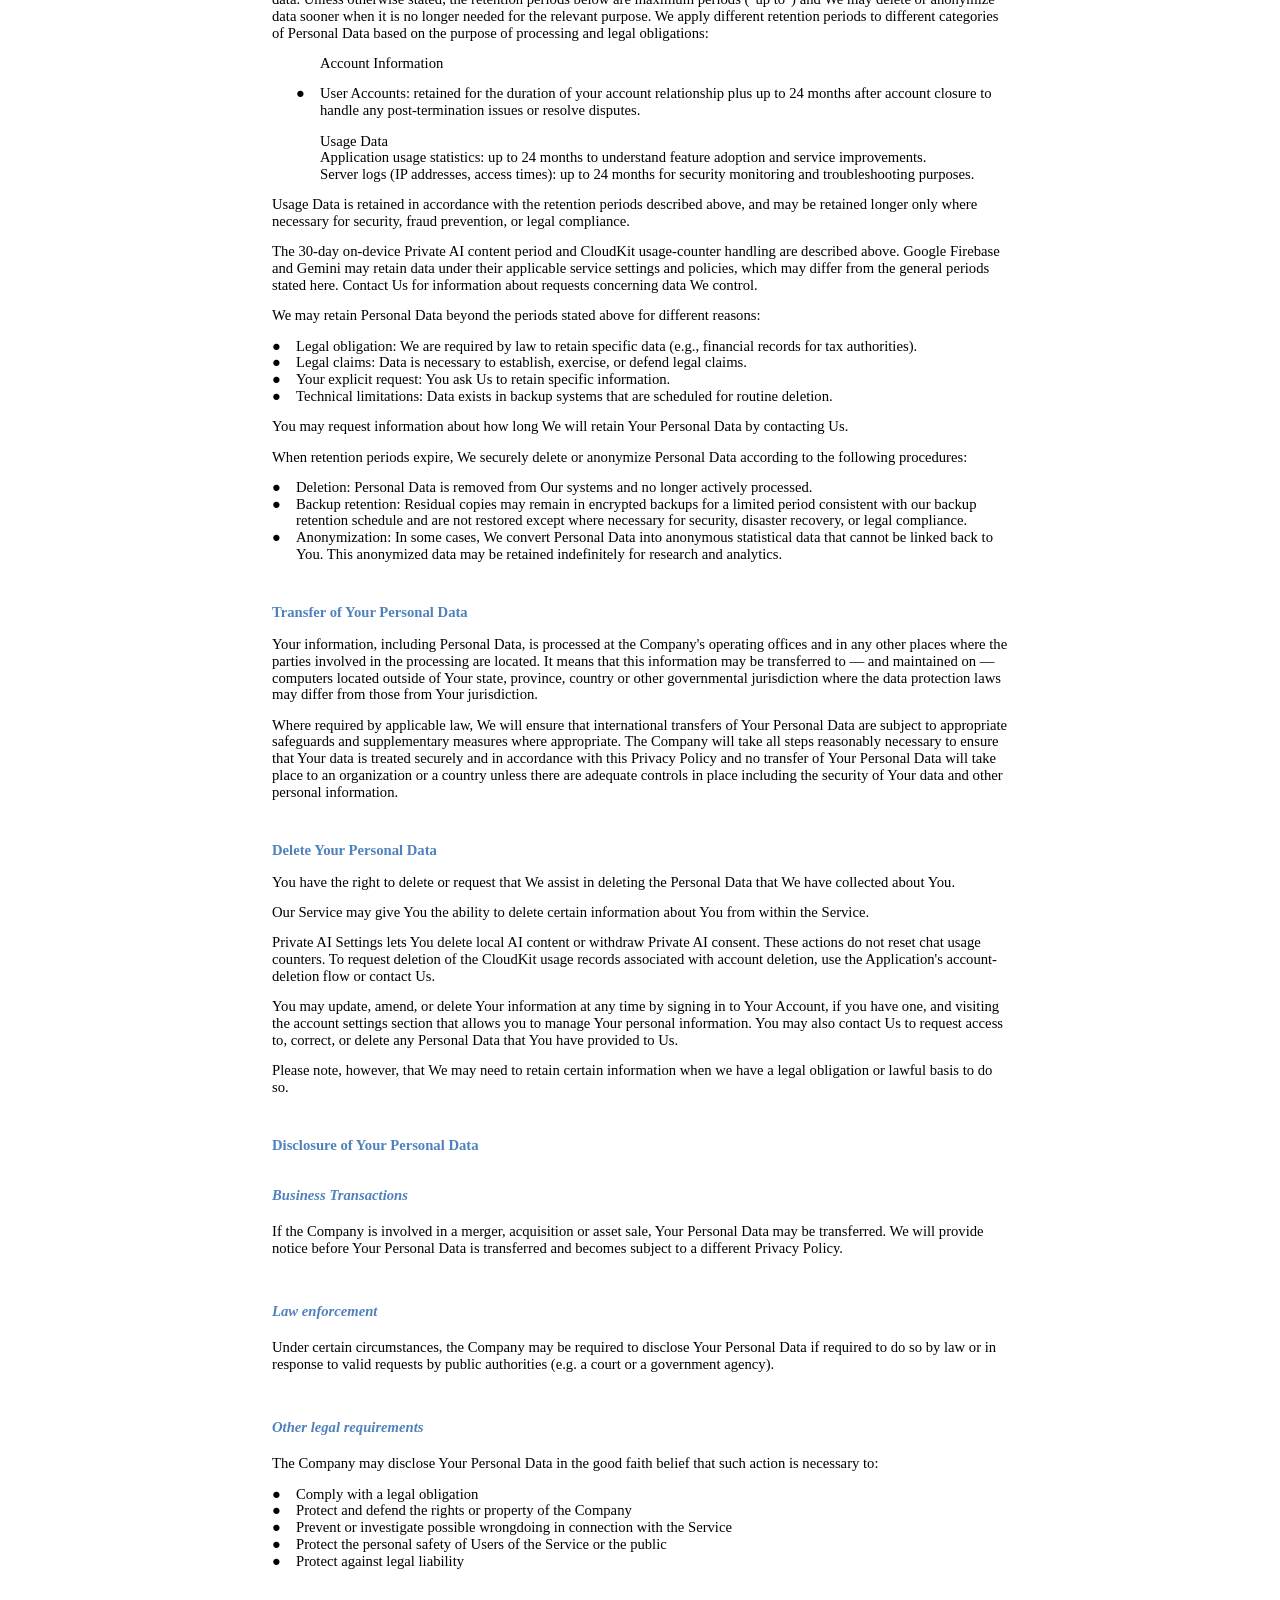
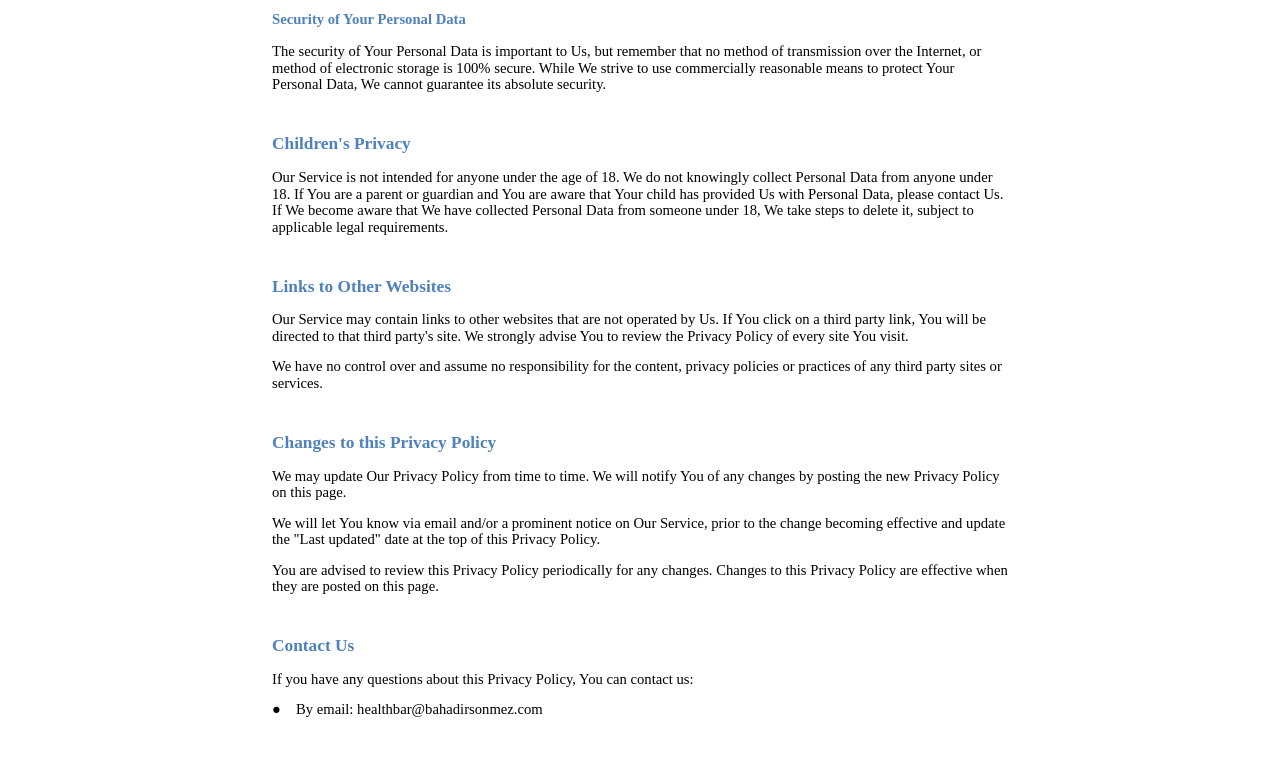
<file: privacy.html>
<!DOCTYPE html>
<html lang="en">
<head>
<meta name="robots" content="index,follow">
<link rel="canonical" href="https://healthbar.bahadirsonmez.com/privacy.html">
<meta name="viewport" content="width=device-width, initial-scale=1.0">
<meta content="text/html; charset=UTF-8" http-equiv="content-type">
<link rel="icon" type="image/png" href="assets/icon.png">
<meta name="description" content="Privacy Policy for the HealthBar app.">
<style type="text/css">
@import url(https://themes.googleusercontent.com/fonts/css?kit=fpjTOVmNbO4Lz34iLyptLTi9jKYd1gJzj5O2gWsEpXoyck2WCYPEMNySjZN0CHed_kmCvy597kDopqFAXvpeaA);ol.lst-kix_list_7-0{list-style-type:none}ul.lst-kix_list_1-0{list-style-type:none}ol.lst-kix_list_9-0.start{counter-reset:lst-ctn-kix_list_9-0 0}.lst-kix_list_3-0>li:before{content:"\0025cf   "}ul.lst-kix_list_5-7{list-style-type:none}ul.lst-kix_list_9-3{list-style-type:none}ul.lst-kix_list_5-8{list-style-type:none}ul.lst-kix_list_9-4{list-style-type:none}.lst-kix_list_3-1>li:before{content:" "}.lst-kix_list_3-2>li:before{content:" "}ul.lst-kix_list_5-5{list-style-type:none}ul.lst-kix_list_9-1{list-style-type:none}ul.lst-kix_list_5-6{list-style-type:none}ul.lst-kix_list_9-2{list-style-type:none}.lst-kix_list_8-1>li:before{content:" "}ul.lst-kix_list_9-7{list-style-type:none}ul.lst-kix_list_9-8{list-style-type:none}.lst-kix_list_8-2>li:before{content:" "}ul.lst-kix_list_9-5{list-style-type:none}.lst-kix_list_5-0>li{counter-increment:lst-ctn-kix_list_5-0}.lst-kix_list_6-0>li{counter-increment:lst-ctn-kix_list_6-0}.lst-kix_list_7-0>li{counter-increment:lst-ctn-kix_list_7-0}.lst-kix_list_8-0>li{counter-increment:lst-ctn-kix_list_8-0}.lst-kix_list_9-0>li{counter-increment:lst-ctn-kix_list_9-0}ul.lst-kix_list_9-6{list-style-type:none}ul.lst-kix_list_1-3{list-style-type:none}.lst-kix_list_3-5>li:before{content:" "}ul.lst-kix_list_1-4{list-style-type:none}ul.lst-kix_list_1-1{list-style-type:none}.lst-kix_list_3-4>li:before{content:" "}ul.lst-kix_list_1-2{list-style-type:none}ul.lst-kix_list_5-3{list-style-type:none}ul.lst-kix_list_1-7{list-style-type:none}.lst-kix_list_3-3>li:before{content:" "}ul.lst-kix_list_5-4{list-style-type:none}ul.lst-kix_list_1-8{list-style-type:none}ul.lst-kix_list_5-1{list-style-type:none}.lst-kix_list_8-0>li:before{content:"" counter(lst-ctn-kix_list_8-0,decimal) ". "}ul.lst-kix_list_1-5{list-style-type:none}ul.lst-kix_list_5-2{list-style-type:none}ul.lst-kix_list_1-6{list-style-type:none}.lst-kix_list_8-7>li:before{content:" "}.lst-kix_list_3-8>li:before{content:" "}.lst-kix_list_8-5>li:before{content:" "}.lst-kix_list_8-6>li:before{content:" "}.lst-kix_list_8-3>li:before{content:" "}.lst-kix_list_3-6>li:before{content:" "}.lst-kix_list_3-7>li:before{content:" "}.lst-kix_list_8-4>li:before{content:" "}ol.lst-kix_list_5-0.start{counter-reset:lst-ctn-kix_list_5-0 0}.lst-kix_list_8-8>li:before{content:" "}.lst-kix_list_5-0>li:before{content:"" counter(lst-ctn-kix_list_5-0,decimal) ". "}ol.lst-kix_list_6-0{list-style-type:none}.lst-kix_list_4-8>li:before{content:" "}.lst-kix_list_5-3>li:before{content:" "}.lst-kix_list_4-7>li:before{content:" "}.lst-kix_list_5-2>li:before{content:" "}.lst-kix_list_5-1>li:before{content:" "}ul.lst-kix_list_4-8{list-style-type:none}.lst-kix_list_5-7>li:before{content:" "}ul.lst-kix_list_8-4{list-style-type:none}ul.lst-kix_list_8-5{list-style-type:none}ul.lst-kix_list_4-6{list-style-type:none}.lst-kix_list_5-6>li:before{content:" "}.lst-kix_list_5-8>li:before{content:" "}ul.lst-kix_list_8-2{list-style-type:none}ul.lst-kix_list_4-7{list-style-type:none}ul.lst-kix_list_8-3{list-style-type:none}ul.lst-kix_list_8-8{list-style-type:none}ul.lst-kix_list_8-6{list-style-type:none}ul.lst-kix_list_8-7{list-style-type:none}ul.lst-kix_list_4-0{list-style-type:none}ul.lst-kix_list_4-1{list-style-type:none}.lst-kix_list_5-4>li:before{content:" "}ul.lst-kix_list_4-4{list-style-type:none}.lst-kix_list_5-5>li:before{content:" "}ul.lst-kix_list_4-5{list-style-type:none}ul.lst-kix_list_8-1{list-style-type:none}ul.lst-kix_list_4-2{list-style-type:none}ul.lst-kix_list_4-3{list-style-type:none}.lst-kix_list_6-1>li:before{content:" "}.lst-kix_list_6-3>li:before{content:" "}.lst-kix_list_6-0>li:before{content:"" counter(lst-ctn-kix_list_6-0,decimal) ". "}.lst-kix_list_6-4>li:before{content:" "}.lst-kix_list_6-2>li:before{content:" "}.lst-kix_list_6-8>li:before{content:" "}ol.lst-kix_list_8-0.start{counter-reset:lst-ctn-kix_list_8-0 0}.lst-kix_list_6-5>li:before{content:" "}.lst-kix_list_6-7>li:before{content:" "}.lst-kix_list_7-0>li:before{content:"" counter(lst-ctn-kix_list_7-0,decimal) ". "}.lst-kix_list_6-6>li:before{content:" "}ol.lst-kix_list_5-0{list-style-type:none}.lst-kix_list_2-6>li:before{content:" "}.lst-kix_list_2-7>li:before{content:" "}.lst-kix_list_7-4>li:before{content:" "}.lst-kix_list_7-6>li:before{content:" "}.lst-kix_list_2-4>li:before{content:" "}.lst-kix_list_2-5>li:before{content:" "}.lst-kix_list_2-8>li:before{content:" "}.lst-kix_list_7-1>li:before{content:" "}.lst-kix_list_7-5>li:before{content:" "}.lst-kix_list_7-2>li:before{content:" "}.lst-kix_list_7-3>li:before{content:" "}ul.lst-kix_list_7-5{list-style-type:none}.lst-kix_list_10-0>li:before{content:"\0025cf   "}ul.lst-kix_list_7-6{list-style-type:none}ul.lst-kix_list_7-3{list-style-type:none}ul.lst-kix_list_3-7{list-style-type:none}ul.lst-kix_list_7-4{list-style-type:none}ul.lst-kix_list_3-8{list-style-type:none}.lst-kix_list_10-1>li:before{content:" "}ul.lst-kix_list_7-7{list-style-type:none}ul.lst-kix_list_7-8{list-style-type:none}ul.lst-kix_list_3-1{list-style-type:none}ul.lst-kix_list_3-2{list-style-type:none}.lst-kix_list_7-8>li:before{content:" "}ul.lst-kix_list_3-0{list-style-type:none}ul.lst-kix_list_7-1{list-style-type:none}ul.lst-kix_list_3-5{list-style-type:none}ul.lst-kix_list_7-2{list-style-type:none}ol.lst-kix_list_9-0{list-style-type:none}ul.lst-kix_list_3-6{list-style-type:none}ul.lst-kix_list_3-3{list-style-type:none}.lst-kix_list_7-7>li:before{content:" "}ul.lst-kix_list_3-4{list-style-type:none}.lst-kix_list_10-7>li:before{content:" "}.lst-kix_list_10-5>li:before{content:" "}.lst-kix_list_10-4>li:before{content:" "}.lst-kix_list_10-8>li:before{content:" "}.lst-kix_list_4-0>li:before{content:"\0025cf   "}.lst-kix_list_10-3>li:before{content:" "}.lst-kix_list_4-1>li:before{content:" "}.lst-kix_list_10-2>li:before{content:" "}.lst-kix_list_4-4>li:before{content:" "}.lst-kix_list_9-2>li:before{content:" "}.lst-kix_list_4-3>li:before{content:" "}.lst-kix_list_4-5>li:before{content:" "}.lst-kix_list_4-2>li:before{content:" "}.lst-kix_list_4-6>li:before{content:" "}.lst-kix_list_9-3>li:before{content:" "}ol.lst-kix_list_7-0.start{counter-reset:lst-ctn-kix_list_7-0 0}.lst-kix_list_9-0>li:before{content:"" counter(lst-ctn-kix_list_9-0,decimal) ". "}.lst-kix_list_10-6>li:before{content:" "}.lst-kix_list_9-1>li:before{content:" "}.lst-kix_list_9-7>li:before{content:" "}.lst-kix_list_9-6>li:before{content:" "}.lst-kix_list_9-4>li:before{content:" "}.lst-kix_list_9-5>li:before{content:" "}ul.lst-kix_list_6-6{list-style-type:none}ul.lst-kix_list_6-7{list-style-type:none}ul.lst-kix_list_6-4{list-style-type:none}ul.lst-kix_list_2-8{list-style-type:none}ul.lst-kix_list_6-5{list-style-type:none}ul.lst-kix_list_6-8{list-style-type:none}ul.lst-kix_list_2-2{list-style-type:none}.lst-kix_list_1-0>li:before{content:"\0025cf   "}ul.lst-kix_list_2-3{list-style-type:none}ul.lst-kix_list_2-0{list-style-type:none}ul.lst-kix_list_2-1{list-style-type:none}ul.lst-kix_list_6-2{list-style-type:none}ol.lst-kix_list_8-0{list-style-type:none}.lst-kix_list_9-8>li:before{content:" "}ul.lst-kix_list_2-6{list-style-type:none}ul.lst-kix_list_6-3{list-style-type:none}.lst-kix_list_1-1>li:before{content:" "}.lst-kix_list_1-2>li:before{content:" "}ul.lst-kix_list_2-7{list-style-type:none}ul.lst-kix_list_2-4{list-style-type:none}ul.lst-kix_list_6-1{list-style-type:none}ul.lst-kix_list_2-5{list-style-type:none}ul.lst-kix_list_10-0{list-style-type:none}.lst-kix_list_1-3>li:before{content:" "}.lst-kix_list_1-4>li:before{content:" "}ul.lst-kix_list_10-8{list-style-type:none}ul.lst-kix_list_10-7{list-style-type:none}.lst-kix_list_1-7>li:before{content:" "}ul.lst-kix_list_10-6{list-style-type:none}ul.lst-kix_list_10-5{list-style-type:none}ul.lst-kix_list_10-4{list-style-type:none}ul.lst-kix_list_10-3{list-style-type:none}.lst-kix_list_1-5>li:before{content:" "}.lst-kix_list_1-6>li:before{content:" "}li.li-bullet-0:before{margin-left:-18pt;white-space:nowrap;display:inline-block;min-width:18pt}ul.lst-kix_list_10-2{list-style-type:none}ul.lst-kix_list_10-1{list-style-type:none}.lst-kix_list_2-0>li:before{content:"\0025cf   "}.lst-kix_list_2-1>li:before{content:" "}ol.lst-kix_list_6-0.start{counter-reset:lst-ctn-kix_list_6-0 0}.lst-kix_list_1-8>li:before{content:" "}.lst-kix_list_2-2>li:before{content:" "}.lst-kix_list_2-3>li:before{content:" "}ol{margin:0;padding:0}table td,table th{padding:0}.c9{margin-left:18pt;padding-top:0pt;padding-left:0pt;padding-bottom:0pt;line-height:1.1500000000000001;orphans:2;widows:2;text-align:left}.c0{margin-left:36pt;padding-top:0pt;padding-bottom:0pt;line-height:1.1500000000000001;orphans:2;widows:2;text-align:left}.c2{color:#4f81bd;font-weight:700;text-decoration:none;vertical-align:baseline;font-size:11pt;font-family:"Calibri";font-style:italic}.c4{color:#000000;font-weight:400;text-decoration:none;vertical-align:baseline;font-size:11pt;font-family:"Cambria";font-style:normal}.c3{padding-top:10pt;padding-bottom:0pt;line-height:1.1500000000000001;page-break-after:avoid;orphans:2;widows:2;text-align:left}.c5{color:#000000;font-weight:700;text-decoration:none;vertical-align:baseline;font-size:11pt;font-family:"Cambria";font-style:normal}.c8{color:#4f81bd;font-weight:700;text-decoration:none;vertical-align:baseline;font-size:13pt;font-family:"Calibri";font-style:normal}.c6{color:#4f81bd;font-weight:700;text-decoration:none;vertical-align:baseline;font-size:11pt;font-family:"Calibri";font-style:normal}.c1{padding-top:0pt;padding-bottom:10pt;line-height:1.1500000000000001;orphans:2;widows:2;text-align:left}.c14{background-color:#ffffff;max-width:800px;padding:2rem;margin:0 auto;box-sizing:border-box;width:100%;}.c13{color:inherit;text-decoration:inherit}.c7{padding:0;margin:0}.c11{margin-left:18pt;padding-left:0pt}.c10{margin-left:36pt}.c12{padding-left:0pt}.title{padding-top:0pt;color:#17365d;border-bottom-color:#4f81bd;border-bottom-width:1pt;font-size:26pt;padding-bottom:4pt;font-family:"Calibri";line-height:1.0;border-bottom-style:solid;orphans:2;widows:2;text-align:left}.subtitle{padding-top:0pt;color:#4f81bd;font-size:12pt;padding-bottom:10pt;font-family:"Calibri";line-height:1.1500000000000001;font-style:italic;orphans:2;widows:2;text-align:left}li{color:#000000;font-size:11pt;font-family:"Cambria"}p{margin:0;color:#000000;font-size:11pt;font-family:"Cambria"}h1{padding-top:24pt;color:#366091;font-weight:700;font-size:14pt;padding-bottom:0pt;font-family:"Calibri";line-height:1.1500000000000001;page-break-after:avoid;orphans:2;widows:2;text-align:left}h2{padding-top:10pt;color:#4f81bd;font-weight:700;font-size:13pt;padding-bottom:0pt;font-family:"Calibri";line-height:1.1500000000000001;page-break-after:avoid;orphans:2;widows:2;text-align:left}h3{padding-top:10pt;color:#4f81bd;font-weight:700;font-size:11pt;padding-bottom:0pt;font-family:"Calibri";line-height:1.1500000000000001;page-break-after:avoid;orphans:2;widows:2;text-align:left}h4{padding-top:10pt;color:#4f81bd;font-weight:700;font-size:11pt;padding-bottom:0pt;font-family:"Calibri";line-height:1.1500000000000001;page-break-after:avoid;font-style:italic;orphans:2;widows:2;text-align:left}h5{padding-top:10pt;color:#243f61;font-size:11pt;padding-bottom:0pt;font-family:"Calibri";line-height:1.1500000000000001;page-break-after:avoid;orphans:2;widows:2;text-align:left}h6{padding-top:10pt;color:#243f61;font-size:11pt;padding-bottom:0pt;font-family:"Calibri";line-height:1.1500000000000001;page-break-after:avoid;font-style:italic;orphans:2;widows:2;text-align:left}</style>
<title>HealthBar - Privacy Policy</title>
<style>.back-link{margin:0 0 1.5rem;font-family:Arial,sans-serif;font-size:11pt}</style>
</head>
<body class="c14 doc-content">
<p class="back-link"><a href="/">← HealthBar</a></p>
<p class="c1" id="h.8xdqrrjlm6na"><span>Privacy Policy</span></p>
<p class="c1"><span class="c4">Last updated: September 25, 2026</span></p>
<p class="c1"><span class="c4">This Privacy Policy describes Our policies and procedures on the collection, use and disclosure of Your information when You use the Service and tells You about Your privacy rights and how the law protects You.</span></p>
<p class="c1"><span>We use Your Personal Data to provide and improve the Service. By using the Service, You agree to the collection and use of information in accordance with this Privacy Policy. This Privacy Policy has been created with the help of the </span><span><a class="c13" href="https://www.google.com/url?q=https://www.termsfeed.com/privacy-policy-generator/&amp;sa=D&amp;source=editors&amp;ust=1769469849699406&amp;usg=AOvVaw2vxLFaOdOAo9dPzm3kBaXH">Privacy Policy Generator</a></span><span class="c4">.</span></p>
<h2 class="c3"><span class="c8">Interpretation and Definitions</span></h2>
<h3 class="c3"><span class="c6">Interpretation</span></h3>
<p class="c1"><span class="c4">The words whose initial letters are capitalized have meanings defined under the following conditions. The following definitions shall have the same meaning regardless of whether they appear in singular or in plural.</span></p>
<h3 class="c3"><span class="c6">Definitions</span></h3>
<p class="c1"><span class="c4">For the purposes of this Privacy Policy:</span></p>
<p class="c0"><span class="c5">Account</span><span class="c4">&nbsp;means a unique account created for You to access our Service or parts of our Service.</span></p>
<p class="c0"><span class="c5">Affiliate</span><span class="c4">&nbsp;means an entity that controls, is controlled by, or is under common control with a party, where "control" means ownership of 50% or more of the shares, equity interest or other securities entitled to vote for election of directors or other managing authority.</span></p>
<p class="c0"><span class="c5">Application</span><span class="c4">&nbsp;refers to HealthBar, the software program provided by the Company.</span></p>
<p class="c0"><span class="c5">Company</span><span class="c4">&nbsp;(referred to as either "the Company", "We", "Us" or "Our" in this Privacy Policy) refers to HealthBar.</span></p>
<p class="c0"><span class="c5">Country</span><span class="c4">&nbsp;refers to: Turkey</span></p>
<p class="c0"><span class="c5">Device</span><span class="c4">&nbsp;means any device that can access the Service such as a computer, a cell phone or a digital tablet.</span></p>
<p class="c0"><span class="c5">Personal Data</span><span class="c4">&nbsp;(or "Personal Information") is any information that relates to an identified or identifiable individual.</span></p>
<p class="c0"><span class="c4">We use "Personal Data" and "Personal Information" interchangeably unless a law uses a specific term.</span></p>
<p class="c0"><span class="c5">Service</span><span class="c4">&nbsp;refers to the Application.</span></p>
<p class="c0"><span class="c5">Service Provider</span><span class="c4">&nbsp;means any natural or legal person who processes the data on behalf of the Company. It refers to third-party companies or individuals employed by the Company to facilitate the Service, to provide the Service on behalf of the Company, to perform services related to the Service or to assist the Company in analyzing how the Service is used.</span></p>
<p class="c0"><span class="c5">Usage Data</span><span class="c4">&nbsp;refers to data collected automatically, either generated by the use of the Service or from the Service infrastructure itself (for example, the duration of a page visit).</span></p>
<p class="c1 c10"><span class="c5">You</span><span class="c4">&nbsp;means the individual accessing or using the Service, or the company, or other legal entity on behalf of which such individual is accessing or using the Service, as applicable.</span></p>
<h2 class="c3"><span class="c8">Collecting and Using Your Personal Data</span></h2>
<h3 class="c3"><span class="c6">Types of Data Collected</span></h3>
<h4 class="c3"><span class="c2">Personal Data</span></h4>
<p class="c1"><span class="c4">While using Our Service, We may ask You to provide Us with certain personally identifiable information that can be used to contact or identify You. Personally identifiable information may include, but is not limited to:</span></p>
<h4 class="c3"><span class="c2">Usage Data</span></h4>
<p class="c1"><span class="c4">Usage Data is collected automatically when using the Service.</span></p>
<p class="c1"><span class="c4">Usage Data may include information such as Your Device's Internet Protocol address (e.g. IP address), browser type, browser version, the pages of our Service that You visit, the time and date of Your visit, the time spent on those pages, unique device identifiers and other diagnostic data.</span></p>
<p class="c1"><span class="c4">When You access the Service by or through a mobile device, We may collect certain information automatically, including, but not limited to, the type of mobile device You use, Your mobile device's unique ID, the IP address of Your mobile device, Your mobile operating system, the type of mobile Internet browser You use, unique device identifiers and other diagnostic data.</span></p>
<p class="c1"><span class="c4">We may also collect information that Your browser sends whenever You visit Our Service or when You access the Service by or through a mobile device.</span></p>
<h4 class="c3"><span class="c2">Apple Health (HealthKit) Data</span></h4>
<p class="c1"><span class="c4">HealthBar integrates with Apple Health (HealthKit) to read health metrics (such as steps, distance, active energy, water, sleep, mood, resting heart rate, and other relevant signals) to provide you with a playful wellness interpretation (like your daily HP score, buffs, and debuffs). We may also write water intake entries to HealthKit if you choose to log them through our Application.</span></p>
<p class="c1"><span class="c4">HealthKit records are read and analyzed on your device and may be stored in your personal iCloud through Apple Health. We do not sell or rent HealthKit data to advertising platforms, data brokers, or information resellers, or use it for marketing, advertising, or usage analytics. If you separately enable Private AI, the limited derived findings described below are sent to Google to generate a response; raw HealthKit samples, exact timestamps, workout routes, complete history, and your identity are not included in those AI requests.</span></p>
<h4 class="c3"><span class="c2">Firebase Services and Analytics</span></h4>
<p class="c1"><span class="c4">We use Google Firebase Analytics to understand use of the Application. App-defined events include screen views, onboarding completion, and selected feature openings. We do not add HealthKit readings, AI conversation text, account details, or user-generated names to these events. Firebase Analytics may also collect its own app and device information and identifiers under its SDK settings. We use Firebase Remote Config to obtain feature availability, model settings, and chat allowances, and Firebase App Check to help verify requests to Firebase services. These services may process technical data such as app or device information, installation identifiers, attestation tokens, IP addresses, and request information as needed to operate and protect the services.</span></p>
<h4 class="c3"><span class="c2">Optional Private AI</span></h4>
<p class="c1"><span class="c4">AI Overview and Master Ronnie AI chat are optional and require your separate in-app consent before cloud AI requests are made. The Application analyzes HealthKit information on your device against recent history, then sends selected derived categories and relative findings, such as patterns in sleep, activity, recovery, vital signs, and daily habits, together with permitted wellness suggestions, to Google Gemini through Firebase AI Logic. AI chat sends the messages you write, recent conversation context, and, when needed to answer a personal question, selected derived findings from local tools, such as whether a metric was below, near, or above your usual level or rising or falling recently; for HealthBar+ members this can include which of your metrics have tended to move together, without the underlying values. Your messages are sent as written and may contain information you choose to enter. The resulting AI response returns to the Application. You can review the derived fields shared for an AI response in the Application.</span></p>
<p class="c1"><span class="c4">Private AI conversations and generated AI copy are saved on your device for up to 30 days. You can delete individual conversations or all local AI content in Settings. Withdrawing Private AI consent stops further cloud AI requests and deletes local conversations and generated AI copy. It does not reset monthly chat usage or a temporary daily chat pause. Request data already sent to Google is subject to Google's applicable service practices and retention policies; deleting local content does not delete copies that a service provider may retain.</span></p>
<p class="c1"><span class="c4">To manage AI chat allowances across your devices, we store limited usage records in your private Apple CloudKit database: a period identifier, an installation identifier, a message or failure count, and an update time. These records do not contain HealthKit readings or conversation text. The Application removes older counter periods during synchronization; account deletion also requests deletion of these CloudKit records.</span></p>
<h4 class="c3"><span class="c2">Advertising and App Tracking Transparency</span></h4>
<p class="c1"><span class="c4">For users of the free version, the Application may display native advertisements provided by third-party services, such as Google AdMob. If you grant permission through Apple App Tracking Transparency prompt, we may collect and share non-identifying tracking data with our advertising partners to serve personalized ads and measure performance. You can opt out of ad tracking at any time in your device settings. Pro subscribers (HealthBar+) will not see advertisements, and no tracking is performed for ad personalization.</span></p>
<h3 class="c3"><span class="c6">Use of Your Personal Data</span></h3>
<p class="c1"><span class="c4">The Company may use Personal Data for the following purposes:</span></p>
<p class="c0"><span class="c5">To provide and maintain our Service</span><span class="c4">, including to monitor the usage of our Service.</span></p>
<p class="c0"><span class="c5">To manage Your Account:</span><span class="c4">&nbsp;to manage Your registration as a user of the Service. The Personal Data You provide can give You access to different functionalities of the Service that are available to You as a registered user.</span></p>
<p class="c0"><span class="c5">For the performance of a contract:</span><span class="c4">&nbsp;the development, compliance and undertaking of the purchase contract for the products, items or services You have purchased or of any other contract with Us through the Service.</span></p>
<p class="c0"><span class="c5">To contact You:</span><span class="c4">&nbsp;To contact You by email, telephone calls, SMS, or other equivalent forms of electronic communication, such as a mobile application's push notifications regarding updates or informative communications related to the functionalities, products or contracted services, including the security updates, when necessary or reasonable for their implementation.</span></p>
<p class="c0"><span class="c5">To provide You</span><span class="c4">&nbsp;with news, special offers, and general information about other goods, services and events which We offer that are similar to those that you have already purchased or inquired about unless You have opted not to receive such information.</span></p>
<p class="c0"><span class="c5">To manage Your requests:</span><span class="c4">&nbsp;To attend and manage Your requests to Us.</span></p>
<p class="c0"><span class="c5">For business transfers:</span><span class="c4">&nbsp;We may use Your Personal Data to evaluate or conduct a merger, divestiture, restructuring, reorganization, dissolution, or other sale or transfer of some or all of Our assets, whether as a going concern or as part of bankruptcy, liquidation, or similar proceeding, in which Personal Data held by Us about our Service users is among the assets transferred.</span></p>
<p class="c1 c10"><span class="c5">For other purposes</span><span class="c4">: We may use Your information for other purposes, such as data analysis, identifying usage trends, determining the effectiveness of our promotional campaigns and to evaluate and improve our Service, products, services, marketing and your experience.</span></p>
<p class="c1"><span class="c4">We may share Your Personal Data in the following situations:</span></p>
<ul class="c7 lst-kix_list_1-0 start">
<li class="c9 li-bullet-0">
<span class="c5">With Service Providers:</span><span class="c4">&nbsp;We may share Your Personal Data with Service Providers to monitor and analyze the use of our Service, to contact You.</span>
</li>
<li class="c9 li-bullet-0">
<span class="c5">For business transfers:</span><span class="c4">&nbsp;We may share or transfer Your Personal Data in connection with, or during negotiations of, any merger, sale of Company assets, financing, or acquisition of all or a portion of Our business to another company.</span>
</li>
<li class="c9 li-bullet-0">
<span class="c5">With Affiliates:</span><span class="c4">&nbsp;We may share Your Personal Data with Our affiliates, in which case we will require those affiliates to honor this Privacy Policy. Affiliates include Our parent company and any other subsidiaries, joint venture partners or other companies that We control or that are under common control with Us.</span>
</li>
<li class="c9 li-bullet-0">
<span class="c5">With business partners:</span><span class="c4">&nbsp;We may share Your Personal Data with Our business partners to offer You certain products, services or promotions.</span>
</li>
<li class="c9 li-bullet-0">
<span class="c5">With other users:</span><span class="c4">&nbsp;If Our Service offers public areas, when You share Personal Data or otherwise interact in the public areas with other users, such information may be viewed by all users and may be publicly distributed outside.</span>
</li>
<li class="c1 c11 li-bullet-0">
<span class="c5">With Your consent</span><span class="c4">: We may disclose Your Personal Data for any other purpose with Your consent.</span>
</li>
</ul>
<h3 class="c3"><span class="c6">Retention of Your Personal Data</span></h3>
<p class="c1"><span class="c4">The Company will retain Your Personal Data only for as long as is necessary for the purposes set out in this Privacy Policy. We will retain and use Your Personal Data to the extent necessary to comply with our legal obligations (for example, if We are required to retain Your data to comply with applicable laws), resolve disputes, and enforce our legal agreements and policies.</span></p>
<p class="c1"><span class="c4">Where possible, We apply shorter retention periods and/or reduce identifiability by deleting, aggregating, or anonymizing data. Unless otherwise stated, the retention periods below are maximum periods ("up to") and We may delete or anonymize data sooner when it is no longer needed for the relevant purpose. We apply different retention periods to different categories of Personal Data based on the purpose of processing and legal obligations:</span></p>
<p class="c1 c10"><span class="c4">Account Information</span></p>
<ul class="c7 lst-kix_list_2-0 start">
<li class="c1 c10 c12 li-bullet-0"><span class="c4">User Accounts: retained for the duration of your account relationship plus up to 24 months after account closure to handle any post-termination issues or resolve disputes.</span></li>
</ul>
<p class="c0"><span class="c4">Usage Data</span></p>
<p class="c0"><span class="c4">Application usage statistics: up to 24 months to understand feature adoption and service improvements.</span></p>
<p class="c1 c10"><span class="c4">Server logs (IP addresses, access times): up to 24 months for security monitoring and troubleshooting purposes.</span></p>
<p class="c1"><span class="c4">Usage Data is retained in accordance with the retention periods described above, and may be retained longer only where necessary for security, fraud prevention, or legal compliance.</span></p>
<p class="c1"><span class="c4">The 30-day on-device Private AI content period and CloudKit usage-counter handling are described above. Google Firebase and Gemini may retain data under their applicable service settings and policies, which may differ from the general periods stated here. Contact Us for information about requests concerning data We control.</span></p>
<p class="c1"><span class="c4">We may retain Personal Data beyond the periods stated above for different reasons:</span></p>
<ul class="c7 lst-kix_list_1-0">
<li class="c9 li-bullet-0"><span class="c4">Legal obligation: We are required by law to retain specific data (e.g., financial records for tax authorities).</span></li>
<li class="c9 li-bullet-0"><span class="c4">Legal claims: Data is necessary to establish, exercise, or defend legal claims.</span></li>
<li class="c9 li-bullet-0"><span class="c4">Your explicit request: You ask Us to retain specific information.</span></li>
<li class="c1 c11 li-bullet-0"><span class="c4">Technical limitations: Data exists in backup systems that are scheduled for routine deletion.</span></li>
</ul>
<p class="c1"><span class="c4">You may request information about how long We will retain Your Personal Data by contacting Us.</span></p>
<p class="c1"><span class="c4">When retention periods expire, We securely delete or anonymize Personal Data according to the following procedures:</span></p>
<ul class="c7 lst-kix_list_1-0">
<li class="c9 li-bullet-0"><span class="c4">Deletion: Personal Data is removed from Our systems and no longer actively processed.</span></li>
<li class="c9 li-bullet-0"><span class="c4">Backup retention: Residual copies may remain in encrypted backups for a limited period consistent with our backup retention schedule and are not restored except where necessary for security, disaster recovery, or legal compliance.</span></li>
<li class="c1 c11 li-bullet-0"><span class="c4">Anonymization: In some cases, We convert Personal Data into anonymous statistical data that cannot be linked back to You. This anonymized data may be retained indefinitely for research and analytics.</span></li>
</ul>
<h3 class="c3"><span class="c6">Transfer of Your Personal Data</span></h3>
<p class="c1"><span class="c4">Your information, including Personal Data, is processed at the Company's operating offices and in any other places where the parties involved in the processing are located. It means that this information may be transferred to &mdash; and maintained on &mdash; computers located outside of Your state, province, country or other governmental jurisdiction where the data protection laws may differ from those from Your jurisdiction.</span></p>
<p class="c1"><span class="c4">Where required by applicable law, We will ensure that international transfers of Your Personal Data are subject to appropriate safeguards and supplementary measures where appropriate. The Company will take all steps reasonably necessary to ensure that Your data is treated securely and in accordance with this Privacy Policy and no transfer of Your Personal Data will take place to an organization or a country unless there are adequate controls in place including the security of Your data and other personal information.</span></p>
<h3 class="c3"><span class="c6">Delete Your Personal Data</span></h3>
<p class="c1"><span class="c4">You have the right to delete or request that We assist in deleting the Personal Data that We have collected about You.</span></p>
<p class="c1"><span class="c4">Our Service may give You the ability to delete certain information about You from within the Service.</span></p>
<p class="c1"><span class="c4">Private AI Settings lets You delete local AI content or withdraw Private AI consent. These actions do not reset chat usage counters. To request deletion of the CloudKit usage records associated with account deletion, use the Application's account-deletion flow or contact Us.</span></p>
<p class="c1"><span class="c4">You may update, amend, or delete Your information at any time by signing in to Your Account, if you have one, and visiting the account settings section that allows you to manage Your personal information. You may also contact Us to request access to, correct, or delete any Personal Data that You have provided to Us.</span></p>
<p class="c1"><span class="c4">Please note, however, that We may need to retain certain information when we have a legal obligation or lawful basis to do so.</span></p>
<h3 class="c3"><span class="c6">Disclosure of Your Personal Data</span></h3>
<h4 class="c3"><span class="c2">Business Transactions</span></h4>
<p class="c1"><span class="c4">If the Company is involved in a merger, acquisition or asset sale, Your Personal Data may be transferred. We will provide notice before Your Personal Data is transferred and becomes subject to a different Privacy Policy.</span></p>
<h4 class="c3"><span class="c2">Law enforcement</span></h4>
<p class="c1"><span class="c4">Under certain circumstances, the Company may be required to disclose Your Personal Data if required to do so by law or in response to valid requests by public authorities (e.g. a court or a government agency).</span></p>
<h4 class="c3"><span class="c2">Other legal requirements</span></h4>
<p class="c1"><span class="c4">The Company may disclose Your Personal Data in the good faith belief that such action is necessary to:</span></p>
<ul class="c7 lst-kix_list_1-0">
<li class="c9 li-bullet-0"><span class="c4">Comply with a legal obligation</span></li>
<li class="c9 li-bullet-0"><span class="c4">Protect and defend the rights or property of the Company</span></li>
<li class="c9 li-bullet-0"><span class="c4">Prevent or investigate possible wrongdoing in connection with the Service</span></li>
<li class="c9 li-bullet-0"><span class="c4">Protect the personal safety of Users of the Service or the public</span></li>
<li class="c1 c11 li-bullet-0"><span class="c4">Protect against legal liability</span></li>
</ul>
<h3 class="c3"><span class="c6">Security of Your Personal Data</span></h3>
<p class="c1"><span class="c4">The security of Your Personal Data is important to Us, but remember that no method of transmission over the Internet, or method of electronic storage is 100% secure. While We strive to use commercially reasonable means to protect Your Personal Data, We cannot guarantee its absolute security.</span></p>
<h2 class="c3"><span class="c8">Children's Privacy</span></h2>
<p class="c1"><span class="c4">Our Service is not intended for anyone under the age of 18. We do not knowingly collect Personal Data from anyone under 18. If You are a parent or guardian and You are aware that Your child has provided Us with Personal Data, please contact Us. If We become aware that We have collected Personal Data from someone under 18, We take steps to delete it, subject to applicable legal requirements.</span></p>
<h2 class="c3"><span class="c8">Links to Other Websites</span></h2>
<p class="c1"><span class="c4">Our Service may contain links to other websites that are not operated by Us. If You click on a third party link, You will be directed to that third party's site. We strongly advise You to review the Privacy Policy of every site You visit.</span></p>
<p class="c1"><span class="c4">We have no control over and assume no responsibility for the content, privacy policies or practices of any third party sites or services.</span></p>
<h2 class="c3"><span class="c8">Changes to this Privacy Policy</span></h2>
<p class="c1"><span class="c4">We may update Our Privacy Policy from time to time. We will notify You of any changes by posting the new Privacy Policy on this page.</span></p>
<p class="c1"><span class="c4">We will let You know via email and/or a prominent notice on Our Service, prior to the change becoming effective and update the "Last updated" date at the top of this Privacy Policy.</span></p>
<p class="c1"><span class="c4">You are advised to review this Privacy Policy periodically for any changes. Changes to this Privacy Policy are effective when they are posted on this page.</span></p>
<h2 class="c3"><span class="c8">Contact Us</span></h2>
<p class="c1"><span class="c4">If you have any questions about this Privacy Policy, You can contact us:</span></p>
<ul class="c7 lst-kix_list_1-0">
<li class="c1 c11 li-bullet-0"><span class="c4">By email: healthbar@bahadirsonmez.com</span></li>
</ul>
</body>
</html>
</file>
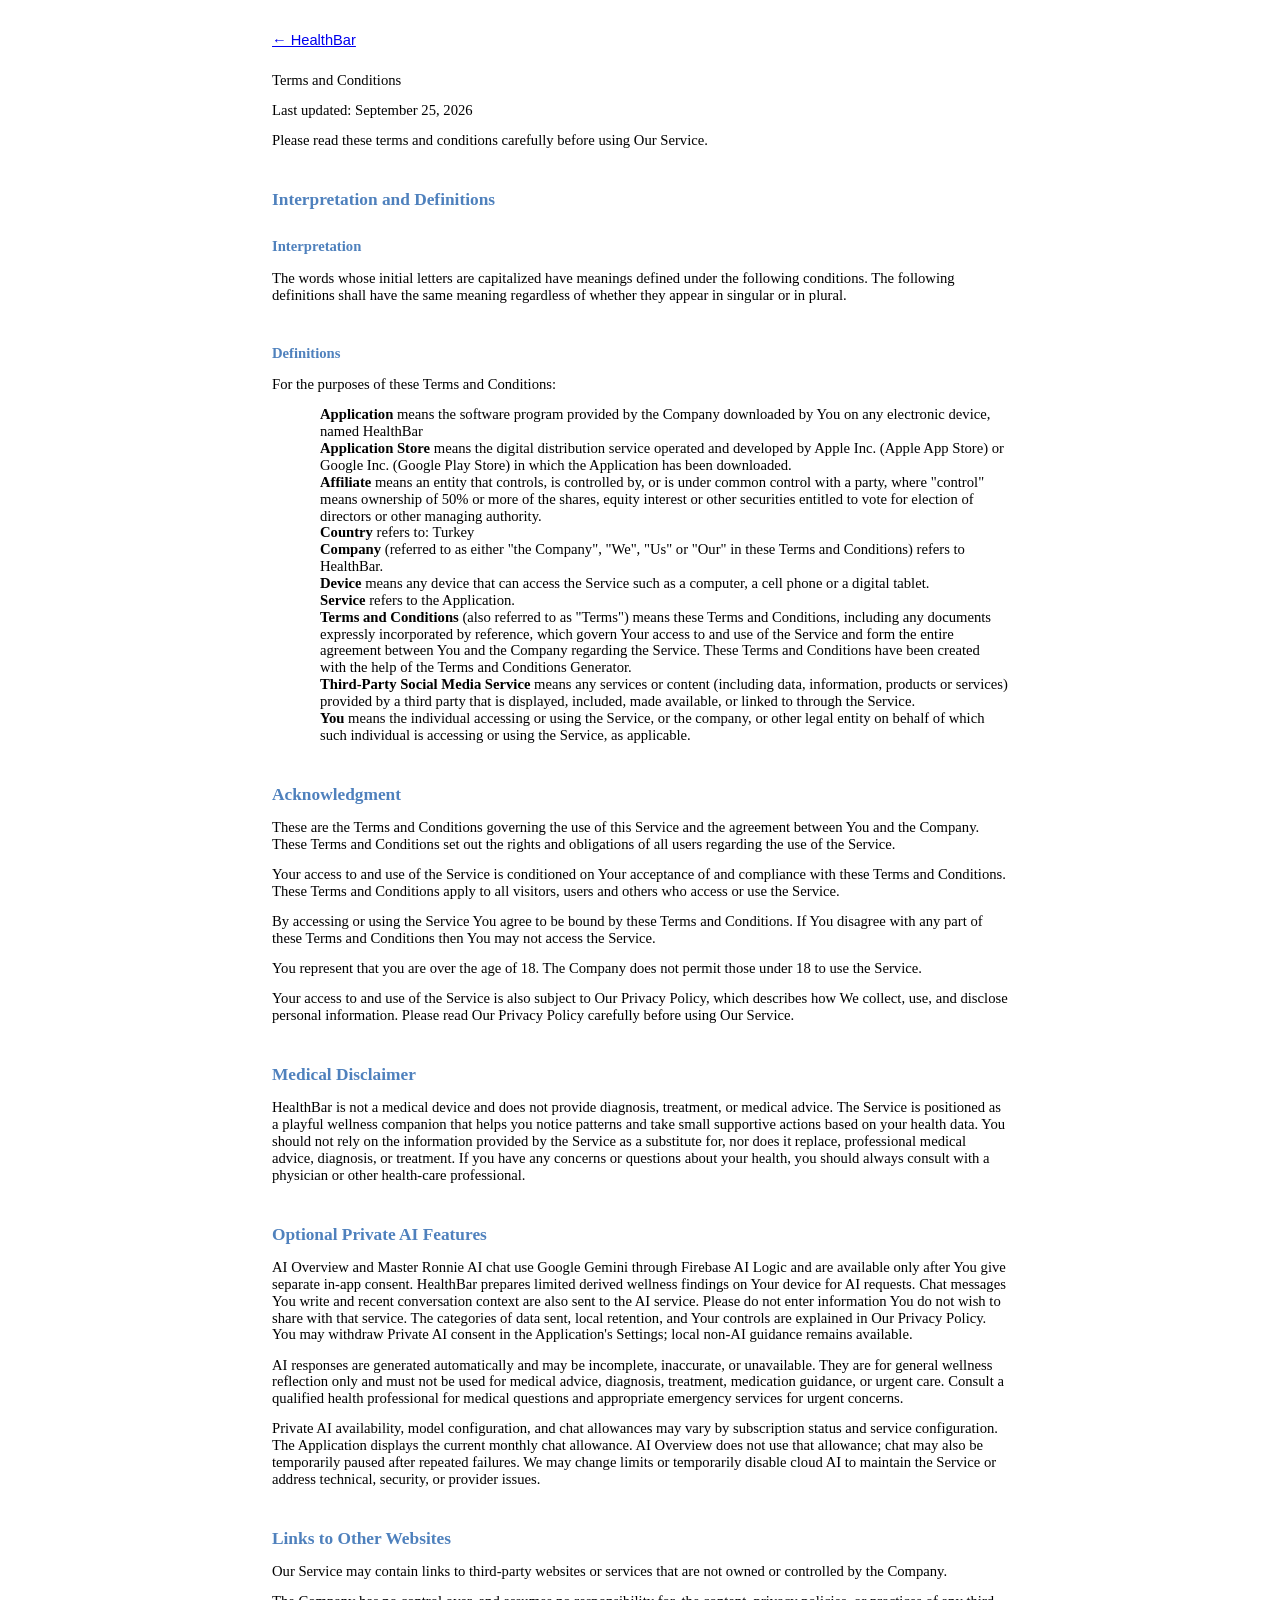
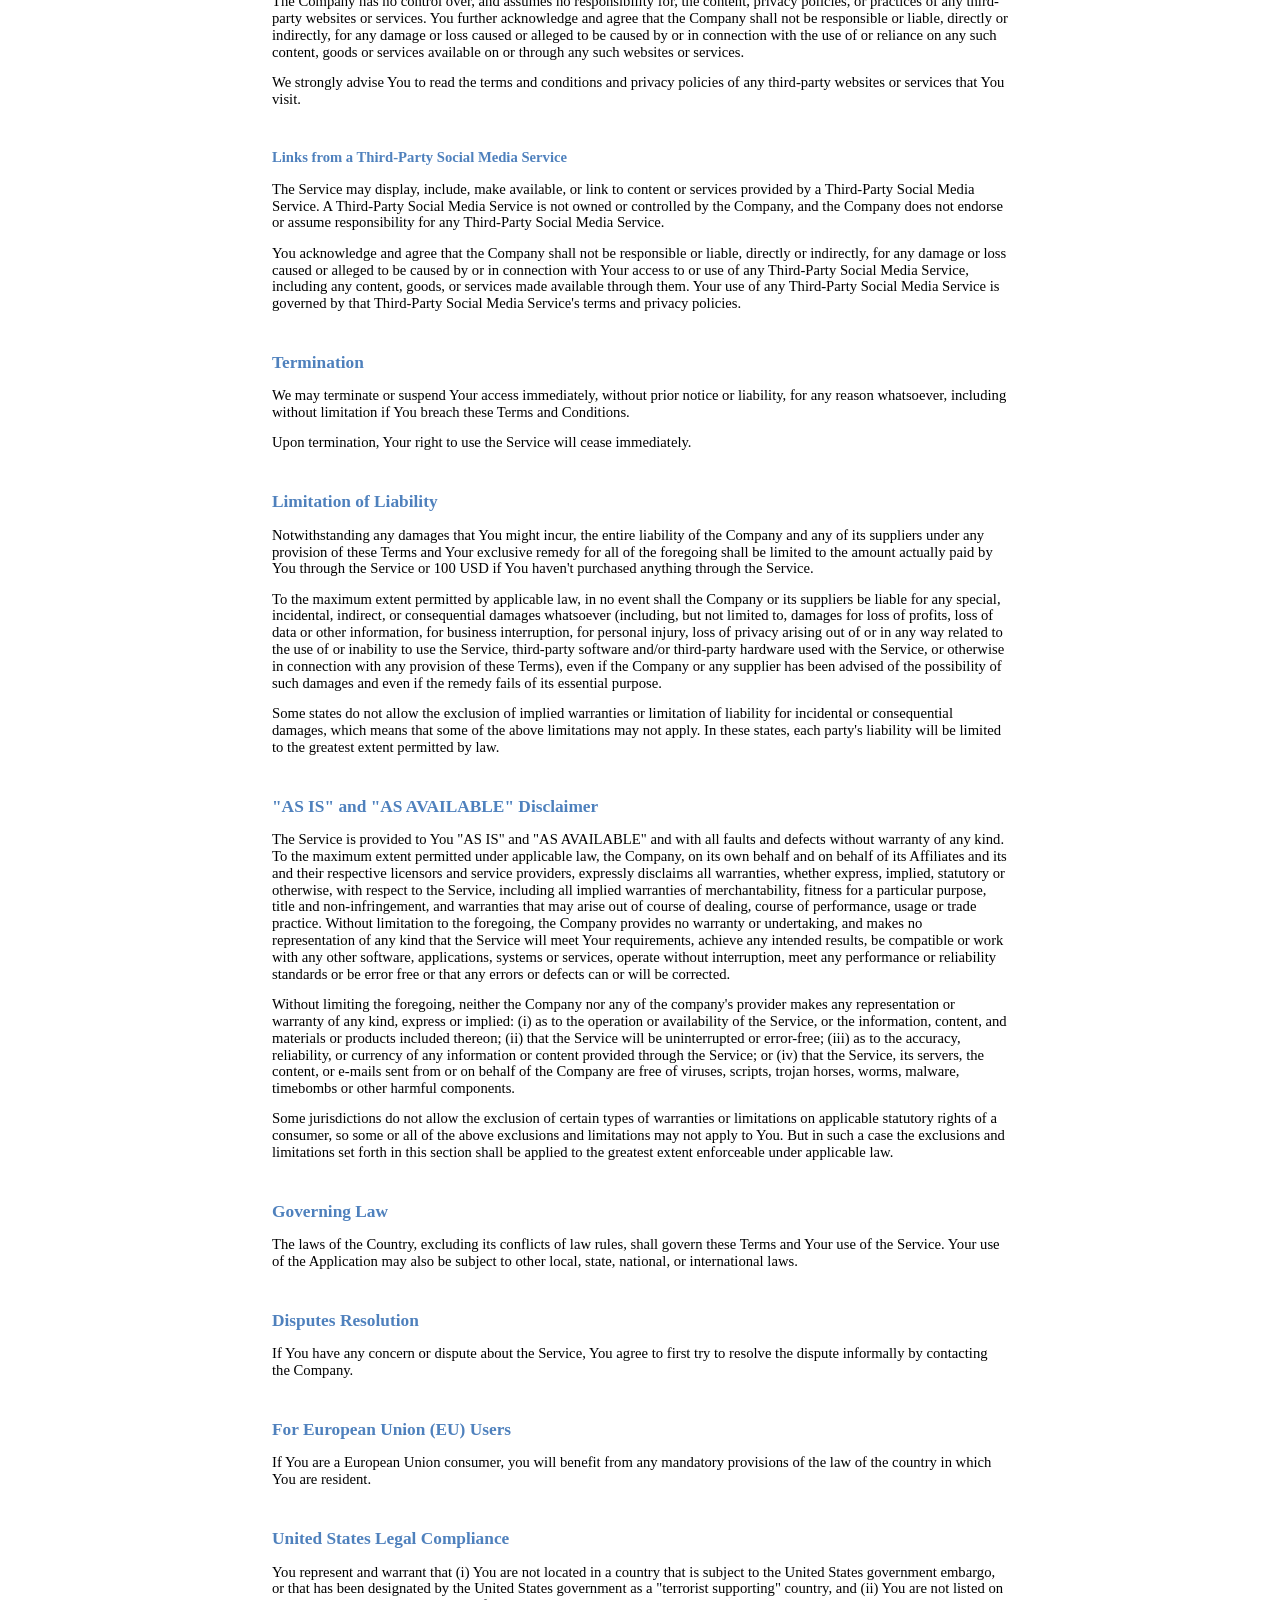
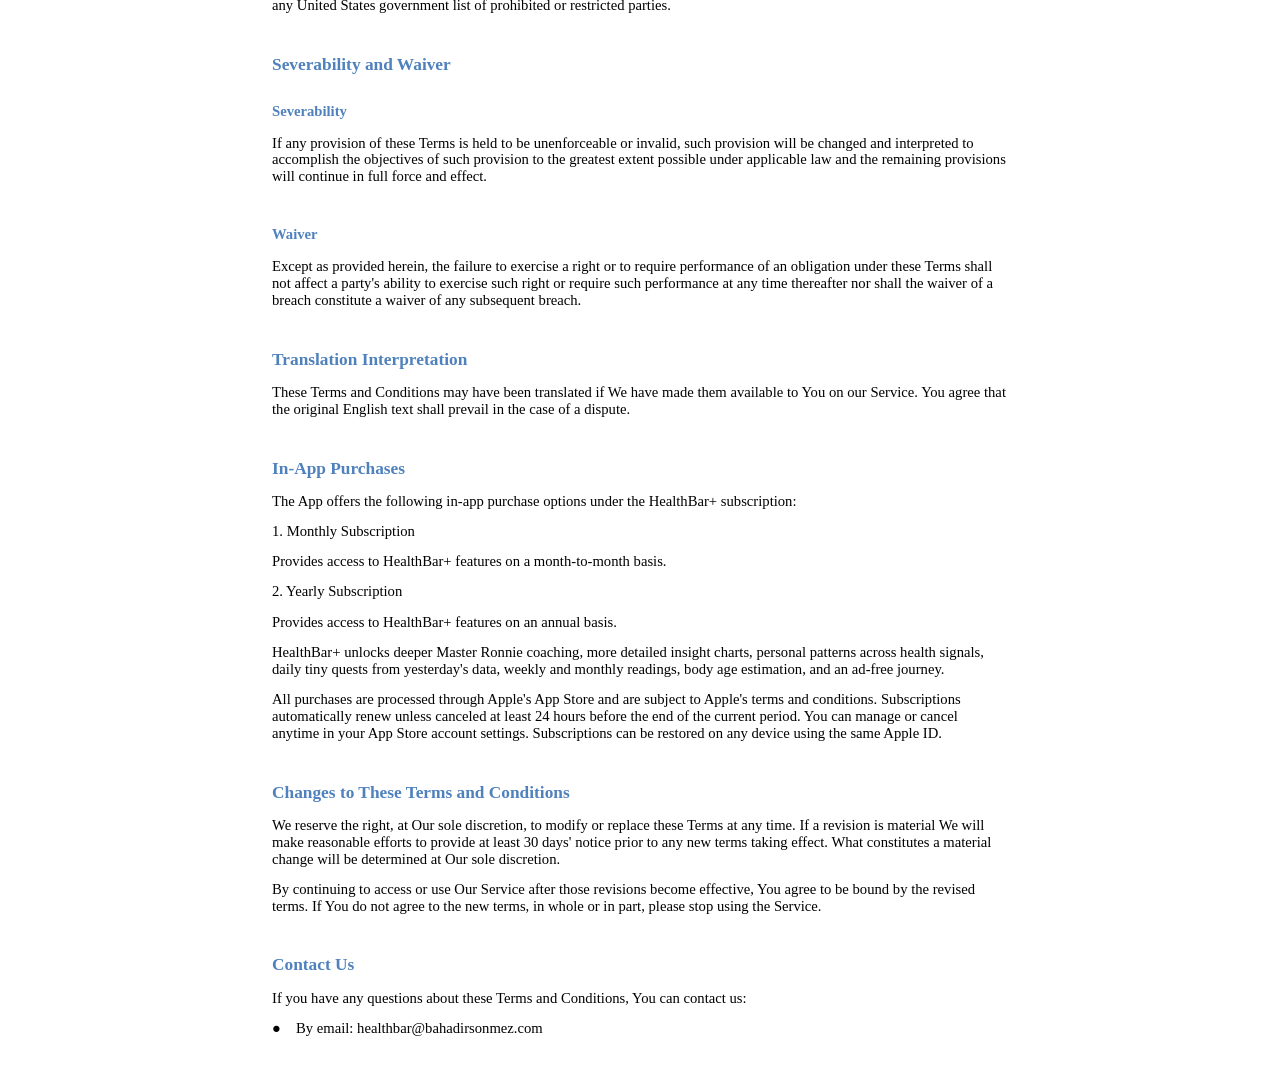
<file: terms.html>
<!DOCTYPE html>
<html lang="en">
<head>
<meta name="robots" content="index,follow">
<link rel="canonical" href="https://healthbar.bahadirsonmez.com/terms.html">
<meta name="viewport" content="width=device-width, initial-scale=1.0">
<meta content="text/html; charset=UTF-8" http-equiv="content-type">
<link rel="icon" type="image/png" href="assets/icon.png">
<meta name="description" content="Terms and Conditions for the HealthBar app."><style type="text/css">
@import url(https://themes.googleusercontent.com/fonts/css?kit=fpjTOVmNbO4Lz34iLyptLTi9jKYd1gJzj5O2gWsEpXoyck2WCYPEMNySjZN0CHed_kmCvy597kDopqFAXvpeaA);ol.lst-kix_list_7-0{list-style-type:none}ul.lst-kix_list_1-0{list-style-type:none}ol.lst-kix_list_9-0.start{counter-reset:lst-ctn-kix_list_9-0 0}.lst-kix_list_3-0>li:before{content:"\0025cf   "}ul.lst-kix_list_5-7{list-style-type:none}ul.lst-kix_list_9-3{list-style-type:none}ul.lst-kix_list_5-8{list-style-type:none}ul.lst-kix_list_9-4{list-style-type:none}.lst-kix_list_3-1>li:before{content:" "}.lst-kix_list_3-2>li:before{content:" "}ul.lst-kix_list_5-5{list-style-type:none}ul.lst-kix_list_9-1{list-style-type:none}ul.lst-kix_list_5-6{list-style-type:none}ul.lst-kix_list_9-2{list-style-type:none}.lst-kix_list_8-1>li:before{content:" "}ul.lst-kix_list_9-7{list-style-type:none}ul.lst-kix_list_9-8{list-style-type:none}.lst-kix_list_8-2>li:before{content:" "}ul.lst-kix_list_9-5{list-style-type:none}.lst-kix_list_5-0>li{counter-increment:lst-ctn-kix_list_5-0}.lst-kix_list_6-0>li{counter-increment:lst-ctn-kix_list_6-0}.lst-kix_list_7-0>li{counter-increment:lst-ctn-kix_list_7-0}.lst-kix_list_8-0>li{counter-increment:lst-ctn-kix_list_8-0}.lst-kix_list_9-0>li{counter-increment:lst-ctn-kix_list_9-0}ul.lst-kix_list_9-6{list-style-type:none}ul.lst-kix_list_1-3{list-style-type:none}.lst-kix_list_3-5>li:before{content:" "}ul.lst-kix_list_1-4{list-style-type:none}ul.lst-kix_list_1-1{list-style-type:none}.lst-kix_list_3-4>li:before{content:" "}ul.lst-kix_list_1-2{list-style-type:none}ul.lst-kix_list_5-3{list-style-type:none}ul.lst-kix_list_1-7{list-style-type:none}.lst-kix_list_3-3>li:before{content:" "}ul.lst-kix_list_5-4{list-style-type:none}ul.lst-kix_list_1-8{list-style-type:none}ul.lst-kix_list_5-1{list-style-type:none}.lst-kix_list_8-0>li:before{content:"" counter(lst-ctn-kix_list_8-0,decimal) ". "}ul.lst-kix_list_1-5{list-style-type:none}ul.lst-kix_list_5-2{list-style-type:none}ul.lst-kix_list_1-6{list-style-type:none}.lst-kix_list_8-7>li:before{content:" "}.lst-kix_list_3-8>li:before{content:" "}.lst-kix_list_8-5>li:before{content:" "}.lst-kix_list_8-6>li:before{content:" "}.lst-kix_list_8-3>li:before{content:" "}.lst-kix_list_3-6>li:before{content:" "}.lst-kix_list_3-7>li:before{content:" "}.lst-kix_list_8-4>li:before{content:" "}ol.lst-kix_list_5-0.start{counter-reset:lst-ctn-kix_list_5-0 0}.lst-kix_list_8-8>li:before{content:" "}.lst-kix_list_5-0>li:before{content:"" counter(lst-ctn-kix_list_5-0,decimal) ". "}ol.lst-kix_list_6-0{list-style-type:none}.lst-kix_list_4-8>li:before{content:" "}.lst-kix_list_5-3>li:before{content:" "}.lst-kix_list_4-7>li:before{content:" "}.lst-kix_list_5-2>li:before{content:" "}.lst-kix_list_5-1>li:before{content:" "}ul.lst-kix_list_4-8{list-style-type:none}.lst-kix_list_5-7>li:before{content:" "}ul.lst-kix_list_8-4{list-style-type:none}ul.lst-kix_list_8-5{list-style-type:none}ul.lst-kix_list_4-6{list-style-type:none}.lst-kix_list_5-6>li:before{content:" "}.lst-kix_list_5-8>li:before{content:" "}ul.lst-kix_list_8-2{list-style-type:none}ul.lst-kix_list_4-7{list-style-type:none}ul.lst-kix_list_8-3{list-style-type:none}ul.lst-kix_list_8-8{list-style-type:none}ul.lst-kix_list_8-6{list-style-type:none}ul.lst-kix_list_8-7{list-style-type:none}ul.lst-kix_list_4-0{list-style-type:none}ul.lst-kix_list_4-1{list-style-type:none}.lst-kix_list_5-4>li:before{content:" "}ul.lst-kix_list_4-4{list-style-type:none}.lst-kix_list_5-5>li:before{content:" "}ul.lst-kix_list_4-5{list-style-type:none}ul.lst-kix_list_8-1{list-style-type:none}ul.lst-kix_list_4-2{list-style-type:none}ul.lst-kix_list_4-3{list-style-type:none}.lst-kix_list_6-1>li:before{content:" "}.lst-kix_list_6-3>li:before{content:" "}.lst-kix_list_6-0>li:before{content:"" counter(lst-ctn-kix_list_6-0,decimal) ". "}.lst-kix_list_6-4>li:before{content:" "}.lst-kix_list_6-2>li:before{content:" "}.lst-kix_list_6-8>li:before{content:" "}ol.lst-kix_list_8-0.start{counter-reset:lst-ctn-kix_list_8-0 0}.lst-kix_list_6-5>li:before{content:" "}.lst-kix_list_6-7>li:before{content:" "}.lst-kix_list_7-0>li:before{content:"" counter(lst-ctn-kix_list_7-0,decimal) ". "}.lst-kix_list_6-6>li:before{content:" "}ol.lst-kix_list_5-0{list-style-type:none}.lst-kix_list_2-6>li:before{content:" "}.lst-kix_list_2-7>li:before{content:" "}.lst-kix_list_7-4>li:before{content:" "}.lst-kix_list_7-6>li:before{content:" "}.lst-kix_list_2-4>li:before{content:" "}.lst-kix_list_2-5>li:before{content:" "}.lst-kix_list_2-8>li:before{content:" "}.lst-kix_list_7-1>li:before{content:" "}.lst-kix_list_7-5>li:before{content:" "}.lst-kix_list_7-2>li:before{content:" "}.lst-kix_list_7-3>li:before{content:" "}ul.lst-kix_list_7-5{list-style-type:none}.lst-kix_list_10-0>li:before{content:"\0025cf   "}ul.lst-kix_list_7-6{list-style-type:none}ul.lst-kix_list_7-3{list-style-type:none}ul.lst-kix_list_3-7{list-style-type:none}ul.lst-kix_list_7-4{list-style-type:none}ul.lst-kix_list_3-8{list-style-type:none}.lst-kix_list_10-1>li:before{content:" "}ul.lst-kix_list_7-7{list-style-type:none}ul.lst-kix_list_7-8{list-style-type:none}ul.lst-kix_list_3-1{list-style-type:none}ul.lst-kix_list_3-2{list-style-type:none}.lst-kix_list_7-8>li:before{content:" "}ul.lst-kix_list_3-0{list-style-type:none}ul.lst-kix_list_7-1{list-style-type:none}ul.lst-kix_list_3-5{list-style-type:none}ul.lst-kix_list_7-2{list-style-type:none}ol.lst-kix_list_9-0{list-style-type:none}ul.lst-kix_list_3-6{list-style-type:none}ul.lst-kix_list_3-3{list-style-type:none}.lst-kix_list_7-7>li:before{content:" "}ul.lst-kix_list_3-4{list-style-type:none}.lst-kix_list_10-7>li:before{content:" "}.lst-kix_list_10-5>li:before{content:" "}.lst-kix_list_10-4>li:before{content:" "}.lst-kix_list_10-8>li:before{content:" "}.lst-kix_list_4-0>li:before{content:"\0025cf   "}.lst-kix_list_10-3>li:before{content:" "}.lst-kix_list_4-1>li:before{content:" "}.lst-kix_list_10-2>li:before{content:" "}.lst-kix_list_4-4>li:before{content:" "}.lst-kix_list_9-2>li:before{content:" "}.lst-kix_list_4-3>li:before{content:" "}.lst-kix_list_4-5>li:before{content:" "}.lst-kix_list_4-2>li:before{content:" "}.lst-kix_list_4-6>li:before{content:" "}.lst-kix_list_9-3>li:before{content:" "}ol.lst-kix_list_7-0.start{counter-reset:lst-ctn-kix_list_7-0 0}.lst-kix_list_9-0>li:before{content:"" counter(lst-ctn-kix_list_9-0,decimal) ". "}.lst-kix_list_10-6>li:before{content:" "}.lst-kix_list_9-1>li:before{content:" "}.lst-kix_list_9-7>li:before{content:" "}.lst-kix_list_9-6>li:before{content:" "}.lst-kix_list_9-4>li:before{content:" "}.lst-kix_list_9-5>li:before{content:" "}ul.lst-kix_list_6-6{list-style-type:none}ul.lst-kix_list_6-7{list-style-type:none}ul.lst-kix_list_6-4{list-style-type:none}ul.lst-kix_list_2-8{list-style-type:none}ul.lst-kix_list_6-5{list-style-type:none}ul.lst-kix_list_6-8{list-style-type:none}ul.lst-kix_list_2-2{list-style-type:none}.lst-kix_list_1-0>li:before{content:"\0025cf   "}ul.lst-kix_list_2-3{list-style-type:none}ul.lst-kix_list_2-0{list-style-type:none}ul.lst-kix_list_2-1{list-style-type:none}ul.lst-kix_list_6-2{list-style-type:none}ol.lst-kix_list_8-0{list-style-type:none}.lst-kix_list_9-8>li:before{content:" "}ul.lst-kix_list_2-6{list-style-type:none}ul.lst-kix_list_6-3{list-style-type:none}.lst-kix_list_1-1>li:before{content:" "}.lst-kix_list_1-2>li:before{content:" "}ul.lst-kix_list_2-7{list-style-type:none}ul.lst-kix_list_2-4{list-style-type:none}ul.lst-kix_list_6-1{list-style-type:none}ul.lst-kix_list_2-5{list-style-type:none}ul.lst-kix_list_10-0{list-style-type:none}.lst-kix_list_1-3>li:before{content:" "}.lst-kix_list_1-4>li:before{content:" "}ul.lst-kix_list_10-8{list-style-type:none}ul.lst-kix_list_10-7{list-style-type:none}.lst-kix_list_1-7>li:before{content:" "}ul.lst-kix_list_10-6{list-style-type:none}ul.lst-kix_list_10-5{list-style-type:none}ul.lst-kix_list_10-4{list-style-type:none}ul.lst-kix_list_10-3{list-style-type:none}.lst-kix_list_1-5>li:before{content:" "}.lst-kix_list_1-6>li:before{content:" "}li.li-bullet-0:before{margin-left:-18pt;white-space:nowrap;display:inline-block;min-width:18pt}ul.lst-kix_list_10-2{list-style-type:none}ul.lst-kix_list_10-1{list-style-type:none}.lst-kix_list_2-0>li:before{content:"\0025cf   "}.lst-kix_list_2-1>li:before{content:" "}ol.lst-kix_list_6-0.start{counter-reset:lst-ctn-kix_list_6-0 0}.lst-kix_list_1-8>li:before{content:" "}.lst-kix_list_2-2>li:before{content:" "}.lst-kix_list_2-3>li:before{content:" "}ol{margin:0;padding:0}table td,table th{padding:0}.c3{padding-top:10pt;padding-bottom:0pt;line-height:1.1500000000000001;page-break-after:avoid;orphans:2;widows:2;text-align:left}.c5{margin-left:36pt;padding-top:0pt;padding-bottom:0pt;line-height:1.1500000000000001;orphans:2;widows:2;text-align:left}.c0{color:#000000;font-weight:400;text-decoration:none;vertical-align:baseline;font-size:11pt;font-family:"Cambria";font-style:normal}.c4{color:#000000;font-weight:700;text-decoration:none;vertical-align:baseline;font-size:11pt;font-family:"Cambria";font-style:normal}.c6{color:#4f81bd;font-weight:700;text-decoration:none;vertical-align:baseline;font-size:11pt;font-family:"Calibri";font-style:normal}.c2{color:#4f81bd;font-weight:700;text-decoration:none;vertical-align:baseline;font-size:13pt;font-family:"Calibri";font-style:normal}.c1{padding-top:0pt;padding-bottom:10pt;line-height:1.1500000000000001;orphans:2;widows:2;text-align:left}.c10{background-color:#ffffff;max-width:800px;padding:2rem;margin:0 auto;box-sizing:border-box;width:100%;}.c11{margin-left:18pt;padding-left:0pt}.c8{padding:0;margin:0}.c7{color:inherit;text-decoration:inherit}.c9{margin-left:36pt}.title{padding-top:0pt;color:#17365d;border-bottom-color:#4f81bd;border-bottom-width:1pt;font-size:26pt;padding-bottom:4pt;font-family:"Calibri";line-height:1.0;border-bottom-style:solid;orphans:2;widows:2;text-align:left}.subtitle{padding-top:0pt;color:#4f81bd;font-size:12pt;padding-bottom:10pt;font-family:"Calibri";line-height:1.1500000000000001;font-style:italic;orphans:2;widows:2;text-align:left}li{color:#000000;font-size:11pt;font-family:"Cambria"}p{margin:0;color:#000000;font-size:11pt;font-family:"Cambria"}h1{padding-top:24pt;color:#366091;font-weight:700;font-size:14pt;padding-bottom:0pt;font-family:"Calibri";line-height:1.1500000000000001;page-break-after:avoid;orphans:2;widows:2;text-align:left}h2{padding-top:10pt;color:#4f81bd;font-weight:700;font-size:13pt;padding-bottom:0pt;font-family:"Calibri";line-height:1.1500000000000001;page-break-after:avoid;orphans:2;widows:2;text-align:left}h3{padding-top:10pt;color:#4f81bd;font-weight:700;font-size:11pt;padding-bottom:0pt;font-family:"Calibri";line-height:1.1500000000000001;page-break-after:avoid;orphans:2;widows:2;text-align:left}h4{padding-top:10pt;color:#4f81bd;font-weight:700;font-size:11pt;padding-bottom:0pt;font-family:"Calibri";line-height:1.1500000000000001;page-break-after:avoid;font-style:italic;orphans:2;widows:2;text-align:left}h5{padding-top:10pt;color:#243f61;font-size:11pt;padding-bottom:0pt;font-family:"Calibri";line-height:1.1500000000000001;page-break-after:avoid;orphans:2;widows:2;text-align:left}h6{padding-top:10pt;color:#243f61;font-size:11pt;padding-bottom:0pt;font-family:"Calibri";line-height:1.1500000000000001;page-break-after:avoid;font-style:italic;orphans:2;widows:2;text-align:left}</style>
<title>HealthBar - Terms and Conditions</title><style>.back-link{margin:0 0 1.5rem;font-family:Arial,sans-serif;font-size:11pt}</style>
</head>
<body class="c10 doc-content">
<p class="back-link"><a href="/">← HealthBar</a></p>
<p class="c1" id="h.1v413whynkiv"><span>Terms and Conditions</span></p>
<p class="c1"><span class="c0">Last updated: September 25, 2026</span></p>
<p class="c1"><span class="c0">Please read these terms and conditions carefully before using Our Service.</span></p>
<h2 class="c3"><span class="c2">Interpretation and Definitions</span></h2>
<h3 class="c3"><span class="c6">Interpretation</span></h3>
<p class="c1"><span class="c0">The words whose initial letters are capitalized have meanings defined under the following conditions. The following definitions shall have the same meaning regardless of whether they appear in singular or in plural.</span></p>
<h3 class="c3"><span class="c6">Definitions</span></h3>
<p class="c1"><span class="c0">For the purposes of these Terms and Conditions:</span></p>
<p class="c5"><span class="c4">Application</span><span class="c0">&nbsp;means the software program provided by the Company downloaded by You on any electronic device, named HealthBar</span></p>
<p class="c5"><span class="c4">Application Store</span><span class="c0">&nbsp;means the digital distribution service operated and developed by Apple Inc. (Apple App Store) or Google Inc. (Google Play Store) in which the Application has been downloaded.</span></p>
<p class="c5"><span class="c4">Affiliate</span><span class="c0">&nbsp;means an entity that controls, is controlled by, or is under common control with a party, where &quot;control&quot; means ownership of 50% or more of the shares, equity interest or other securities entitled to vote for election of directors or other managing authority.</span></p>
<p class="c5"><span class="c4">Country</span><span class="c0">&nbsp;refers to: Turkey</span></p>
<p class="c5"><span class="c4">Company</span><span class="c0">&nbsp;(referred to as either &quot;the Company&quot;, &quot;We&quot;, &quot;Us&quot; or &quot;Our&quot; in these Terms and Conditions) refers to HealthBar.</span></p>
<p class="c5"><span class="c4">Device</span><span class="c0">&nbsp;means any device that can access the Service such as a computer, a cell phone or a digital tablet.</span></p>
<p class="c5"><span class="c4">Service</span><span class="c0">&nbsp;refers to the Application.</span></p>
<p class="c5"><span class="c4">Terms and Conditions</span><span class="c0">&nbsp;(also referred to as &quot;Terms&quot;) means these Terms and Conditions, including any documents expressly incorporated by reference, which govern Your access to and use of the Service and form the entire agreement between You and the Company regarding the Service. These Terms and Conditions have been created with the help of the </span><span class="c0"><a class="c7" href="https://www.google.com/url?q=https://www.freeprivacypolicy.com/free-terms-conditions-generator/&amp;sa=D&amp;source=editors&amp;ust=1769469786652036&amp;usg=AOvVaw3d6IXa-H2rP_wYNPv3JMR2">Terms and Conditions Generator</a></span><span class="c0">.</span></p>
<p class="c5"><span class="c4">Third-Party Social Media Service</span><span class="c0">&nbsp;means any services or content (including data, information, products or services) provided by a third party that is displayed, included, made available, or linked to through the Service.</span></p>
<p class="c1 c9"><span class="c4">You</span><span class="c0">&nbsp;means the individual accessing or using the Service, or the company, or other legal entity on behalf of which such individual is accessing or using the Service, as applicable.</span></p>
<h2 class="c3"><span class="c2">Acknowledgment</span></h2>
<p class="c1"><span class="c0">These are the Terms and Conditions governing the use of this Service and the agreement between You and the Company. These Terms and Conditions set out the rights and obligations of all users regarding the use of the Service.</span></p>
<p class="c1"><span class="c0">Your access to and use of the Service is conditioned on Your acceptance of and compliance with these Terms and Conditions. These Terms and Conditions apply to all visitors, users and others who access or use the Service.</span></p>
<p class="c1"><span class="c0">By accessing or using the Service You agree to be bound by these Terms and Conditions. If You disagree with any part of these Terms and Conditions then You may not access the Service.</span></p>
<p class="c1"><span class="c0">You represent that you are over the age of 18. The Company does not permit those under 18 to use the Service.</span></p>
<p class="c1"><span class="c0">Your access to and use of the Service is also subject to Our Privacy Policy, which describes how We collect, use, and disclose personal information. Please read Our Privacy Policy carefully before using Our Service.</span></p>
<h2 class="c3"><span class="c2">Medical Disclaimer</span></h2>
<p class="c1"><span class="c0">HealthBar is not a medical device and does not provide diagnosis, treatment, or medical advice. The Service is positioned as a playful wellness companion that helps you notice patterns and take small supportive actions based on your health data. You should not rely on the information provided by the Service as a substitute for, nor does it replace, professional medical advice, diagnosis, or treatment. If you have any concerns or questions about your health, you should always consult with a physician or other health-care professional.</span></p>
<h2 class="c3"><span class="c2">Optional Private AI Features</span></h2>
<p class="c1"><span class="c0">AI Overview and Master Ronnie AI chat use Google Gemini through Firebase AI Logic and are available only after You give separate in-app consent. HealthBar prepares limited derived wellness findings on Your device for AI requests. Chat messages You write and recent conversation context are also sent to the AI service. Please do not enter information You do not wish to share with that service. The categories of data sent, local retention, and Your controls are explained in Our Privacy Policy. You may withdraw Private AI consent in the Application's Settings; local non-AI guidance remains available.</span></p>
<p class="c1"><span class="c0">AI responses are generated automatically and may be incomplete, inaccurate, or unavailable. They are for general wellness reflection only and must not be used for medical advice, diagnosis, treatment, medication guidance, or urgent care. Consult a qualified health professional for medical questions and appropriate emergency services for urgent concerns.</span></p>
<p class="c1"><span class="c0">Private AI availability, model configuration, and chat allowances may vary by subscription status and service configuration. The Application displays the current monthly chat allowance. AI Overview does not use that allowance; chat may also be temporarily paused after repeated failures. We may change limits or temporarily disable cloud AI to maintain the Service or address technical, security, or provider issues.</span></p>
<h2 class="c3"><span class="c2">Links to Other Websites</span></h2>
<p class="c1"><span class="c0">Our Service may contain links to third-party websites or services that are not owned or controlled by the Company.</span></p>
<p class="c1"><span class="c0">The Company has no control over, and assumes no responsibility for, the content, privacy policies, or practices of any third-party websites or services. You further acknowledge and agree that the Company shall not be responsible or liable, directly or indirectly, for any damage or loss caused or alleged to be caused by or in connection with the use of or reliance on any such content, goods or services available on or through any such websites or services.</span></p>
<p class="c1"><span class="c0">We strongly advise You to read the terms and conditions and privacy policies of any third-party websites or services that You visit.</span></p>
<h3 class="c3"><span class="c6">Links from a Third-Party Social Media Service</span></h3>
<p class="c1"><span class="c0">The Service may display, include, make available, or link to content or services provided by a Third-Party Social Media Service. A Third-Party Social Media Service is not owned or controlled by the Company, and the Company does not endorse or assume responsibility for any Third-Party Social Media Service.</span></p>
<p class="c1"><span class="c0">You acknowledge and agree that the Company shall not be responsible or liable, directly or indirectly, for any damage or loss caused or alleged to be caused by or in connection with Your access to or use of any Third-Party Social Media Service, including any content, goods, or services made available through them. Your use of any Third-Party Social Media Service is governed by that Third-Party Social Media Service&#39;s terms and privacy policies.</span></p>
<h2 class="c3"><span class="c2">Termination</span></h2>
<p class="c1"><span class="c0">We may terminate or suspend Your access immediately, without prior notice or liability, for any reason whatsoever, including without limitation if You breach these Terms and Conditions.</span></p>
<p class="c1"><span class="c0">Upon termination, Your right to use the Service will cease immediately.</span></p>
<h2 class="c3"><span class="c2">Limitation of Liability</span></h2>
<p class="c1"><span class="c0">Notwithstanding any damages that You might incur, the entire liability of the Company and any of its suppliers under any provision of these Terms and Your exclusive remedy for all of the foregoing shall be limited to the amount actually paid by You through the Service or 100 USD if You haven&#39;t purchased anything through the Service.</span></p>
<p class="c1"><span class="c0">To the maximum extent permitted by applicable law, in no event shall the Company or its suppliers be liable for any special, incidental, indirect, or consequential damages whatsoever (including, but not limited to, damages for loss of profits, loss of data or other information, for business interruption, for personal injury, loss of privacy arising out of or in any way related to the use of or inability to use the Service, third-party software and/or third-party hardware used with the Service, or otherwise in connection with any provision of these Terms), even if the Company or any supplier has been advised of the possibility of such damages and even if the remedy fails of its essential purpose.</span></p>
<p class="c1"><span class="c0">Some states do not allow the exclusion of implied warranties or limitation of liability for incidental or consequential damages, which means that some of the above limitations may not apply. In these states, each party&#39;s liability will be limited to the greatest extent permitted by law.</span></p>
<h2 class="c3"><span class="c2">&quot;AS IS&quot; and &quot;AS AVAILABLE&quot; Disclaimer</span></h2>
<p class="c1"><span class="c0">The Service is provided to You &quot;AS IS&quot; and &quot;AS AVAILABLE&quot; and with all faults and defects without warranty of any kind. To the maximum extent permitted under applicable law, the Company, on its own behalf and on behalf of its Affiliates and its and their respective licensors and service providers, expressly disclaims all warranties, whether express, implied, statutory or otherwise, with respect to the Service, including all implied warranties of merchantability, fitness for a particular purpose, title and non-infringement, and warranties that may arise out of course of dealing, course of performance, usage or trade practice. Without limitation to the foregoing, the Company provides no warranty or undertaking, and makes no representation of any kind that the Service will meet Your requirements, achieve any intended results, be compatible or work with any other software, applications, systems or services, operate without interruption, meet any performance or reliability standards or be error free or that any errors or defects can or will be corrected.</span></p>
<p class="c1"><span class="c0">Without limiting the foregoing, neither the Company nor any of the company&#39;s provider makes any representation or warranty of any kind, express or implied: (i) as to the operation or availability of the Service, or the information, content, and materials or products included thereon; (ii) that the Service will be uninterrupted or error-free; (iii) as to the accuracy, reliability, or currency of any information or content provided through the Service; or (iv) that the Service, its servers, the content, or e-mails sent from or on behalf of the Company are free of viruses, scripts, trojan horses, worms, malware, timebombs or other harmful components.</span></p>
<p class="c1"><span class="c0">Some jurisdictions do not allow the exclusion of certain types of warranties or limitations on applicable statutory rights of a consumer, so some or all of the above exclusions and limitations may not apply to You. But in such a case the exclusions and limitations set forth in this section shall be applied to the greatest extent enforceable under applicable law.</span></p>
<h2 class="c3"><span class="c2">Governing Law</span></h2>
<p class="c1"><span class="c0">The laws of the Country, excluding its conflicts of law rules, shall govern these Terms and Your use of the Service. Your use of the Application may also be subject to other local, state, national, or international laws.</span></p>
<h2 class="c3"><span class="c2">Disputes Resolution</span></h2>
<p class="c1"><span class="c0">If You have any concern or dispute about the Service, You agree to first try to resolve the dispute informally by contacting the Company.</span></p>
<h2 class="c3"><span class="c2">For European Union (EU) Users</span></h2>
<p class="c1"><span class="c0">If You are a European Union consumer, you will benefit from any mandatory provisions of the law of the country in which You are resident.</span></p>
<h2 class="c3"><span class="c2">United States Legal Compliance</span></h2>
<p class="c1"><span class="c0">You represent and warrant that (i) You are not located in a country that is subject to the United States government embargo, or that has been designated by the United States government as a &quot;terrorist supporting&quot; country, and (ii) You are not listed on any United States government list of prohibited or restricted parties.</span></p>
<h2 class="c3"><span class="c2">Severability and Waiver</span></h2>
<h3 class="c3"><span class="c6">Severability</span></h3>
<p class="c1"><span class="c0">If any provision of these Terms is held to be unenforceable or invalid, such provision will be changed and interpreted to accomplish the objectives of such provision to the greatest extent possible under applicable law and the remaining provisions will continue in full force and effect.</span></p>
<h3 class="c3"><span class="c6">Waiver</span></h3>
<p class="c1"><span class="c0">Except as provided herein, the failure to exercise a right or to require performance of an obligation under these Terms shall not affect a party&#39;s ability to exercise such right or require such performance at any time thereafter nor shall the waiver of a breach constitute a waiver of any subsequent breach.</span></p>
<h2 class="c3"><span class="c2">Translation Interpretation</span></h2>
<p class="c1"><span class="c0">These Terms and Conditions may have been translated if We have made them available to You on our Service. You agree that the original English text shall prevail in the case of a dispute.</span></p>
<h2 class="c3" id="h.e8z5uraulk5z"><span class="c2">In-App Purchases</span></h2>
<p class="c1"><span class="c0">The App offers the following in-app purchase options under the HealthBar+ subscription:</span></p>
<p class="c1"><span class="c0">1. Monthly Subscription</span></p>
<p class="c1"><span class="c0">Provides access to HealthBar+ features on a month-to-month basis.</span></p>
<p class="c1"><span class="c0">2. Yearly Subscription</span></p>
<p class="c1"><span class="c0">Provides access to HealthBar+ features on an annual basis.</span></p>
<p class="c1"><span class="c0">HealthBar+ unlocks deeper Master Ronnie coaching, more detailed insight charts, personal patterns across health signals, daily tiny quests from yesterday's data, weekly and monthly readings, body age estimation, and an ad-free journey.</span></p>
<p class="c1"><span class="c0">All purchases are processed through Apple&#39;s App Store and are subject to Apple&#39;s terms and conditions. Subscriptions automatically renew unless canceled at least 24 hours before the end of the current period. You can manage or cancel anytime in your App Store account settings. Subscriptions can be restored on any device using the same Apple ID.</span></p>
<h2 class="c3"><span class="c2">Changes to These Terms and Conditions</span></h2>
<p class="c1"><span class="c0">We reserve the right, at Our sole discretion, to modify or replace these Terms at any time. If a revision is material We will make reasonable efforts to provide at least 30 days&#39; notice prior to any new terms taking effect. What constitutes a material change will be determined at Our sole discretion.</span></p>
<p class="c1"><span class="c0">By continuing to access or use Our Service after those revisions become effective, You agree to be bound by the revised terms. If You do not agree to the new terms, in whole or in part, please stop using the Service.</span></p>
<h2 class="c3"><span class="c2">Contact Us</span></h2>
<p class="c1"><span class="c0">If you have any questions about these Terms and Conditions, You can contact us:</span></p>
<ul class="c8 lst-kix_list_1-0 start"><li class="c1 c11 li-bullet-0"><span class="c0">By email: healthbar@bahadirsonmez.com</span></li>
</ul>
</body>
</html>
</file>
<file: styles.css>
/* HealthBar — Handsome Frank-inspired layout (hairline frames, flat colour blocks, pill buttons)
   painted with HealthBar's pixel-RPG palette: night navy, HP green, gold, coral, heart red. */
:root{
  --night:#0a2233;--night-2:#123447;--cream:#f6efd6;--white:#fff;--black:#000;--ink:#1a2b2f;
  --hp:#59d65f;--forest:#1c692a;--gold:#f3cf52;--coral:#f07863;--heart:#c2282e;--blood:#7d1016;--ocean:#153f5b;--mint:#c9f0d0;
  --serif:"Fraunces","Playfair Display",Georgia,"Times New Roman",serif;
  --sans:"Inter",ui-sans-serif,-apple-system,BlinkMacSystemFont,"Segoe UI",sans-serif;
  --mono:ui-monospace,"SFMono-Regular",Menlo,monospace;
  --ease:cubic-bezier(.65,.05,.36,1);--bounce:cubic-bezier(.23,.82,.6,2);--t:.26s;
  --gutter:clamp(1.25rem,4vw,2.75rem);--max:1200px;
  --side:max(var(--gutter),calc((100vw - var(--max))/2 + var(--gutter)));
  color-scheme:light;
}
*{box-sizing:border-box}
html{scroll-behavior:smooth}
body{margin:0;background:var(--cream);color:var(--black);font-family:var(--sans);font-size:16px;line-height:1.36;-webkit-font-smoothing:antialiased}
body.nav-locked{overflow:hidden}
a{color:inherit}
img{max-width:100%}
h1,h2,h3{font-family:var(--serif);font-weight:700;font-variation-settings:"SOFT" 100,"WONK" 0;color:var(--night);margin-top:0}
:focus-visible{outline:2px solid var(--coral);outline-offset:3px}
.skip{position:fixed;top:-6rem;left:1rem;background:var(--gold);color:#000;padding:.8rem 1rem;z-index:300;font-weight:700}
.skip:focus{top:1rem}

/* ---------- Header ---------- */
.nav{position:fixed;z-index:200;top:0;left:0;width:100%;height:104px;padding:24px var(--gutter) 0;display:flex;align-items:flex-start;justify-content:space-between;pointer-events:none;color:var(--white);transition:color var(--t) var(--ease)}
.nav>*{pointer-events:auto}
.nav.on-light,.nav.nav-open{color:var(--night)}
.nav.on-light:not(.nav-open){background:linear-gradient(var(--cream) 55%,rgba(246,239,214,0))}
.brand{display:flex;align-items:center;gap:.7rem;text-decoration:none;font-family:var(--serif);font-weight:700;font-size:1.35rem;line-height:1;letter-spacing:-.03em;transition:transform var(--t) var(--ease)}
.brand:hover{transform:scale(1.05) rotate(-1.5deg)}
.brand img{border-radius:23%;border:1.5px solid var(--black);transition:transform .5s var(--bounce)}
.brand:hover img{transform:rotate(-10deg) scale(1.1)}
.brand small{display:block;font-family:var(--mono);font-size:.62rem;font-weight:600;letter-spacing:.06em;margin-top:.3rem;opacity:.75}
.nav-toggle{position:relative;width:42px;height:42px;padding:0;border:0;background:none;cursor:pointer;z-index:2}
.nav-toggle:before{content:"";position:absolute;inset:0;border-radius:50%;background:var(--hp);transition:transform var(--t) var(--bounce)}
.nav-toggle:hover:before,.nav-toggle:focus-visible:before{transform:scale(1.18)}
.nav-toggle span:not(.sr-only){position:absolute;left:12px;width:18px;height:2px;background:var(--night);transform-origin:center;transition:transform .36s var(--ease)}
.nav-toggle span:nth-child(2){top:16px}.nav-toggle span:nth-child(3){top:24px}
.nav-toggle[aria-expanded=true] span:nth-child(2){transform:translateY(4px) rotate(45deg)}
.nav-toggle[aria-expanded=true] span:nth-child(3){transform:translateY(-4px) rotate(-45deg)}
.sr-only{position:absolute;width:1px;height:1px;padding:0;margin:-1px;overflow:hidden;clip:rect(0,0,0,0);white-space:nowrap;border:0}
.nav nav{position:fixed;inset:0;height:100vh;z-index:-1;background:var(--mint);display:flex;flex-direction:column;justify-content:center;align-items:center;gap:.4rem;opacity:0;visibility:hidden;transform:scale(1.04);transition:opacity .3s var(--ease),transform .4s var(--ease),visibility 0s .4s}
.nav nav.open{opacity:1;visibility:visible;transform:none;transition-delay:0s}
.nav nav a{font-family:var(--serif);font-weight:700;font-size:clamp(2.6rem,8vw,5.5rem);line-height:1.02;letter-spacing:-.045em;text-decoration:none;color:var(--night);opacity:0;transform:translateY(24px);transition:opacity .4s var(--ease),transform .5s var(--ease),color .2s}
.nav nav.open a{opacity:1;transform:none}
.nav nav.open a:nth-child(1){transition-delay:.08s}.nav nav.open a:nth-child(2){transition-delay:.14s}.nav nav.open a:nth-child(3){transition-delay:.2s}.nav nav.open a:nth-child(4){transition-delay:.26s}
.nav nav a:hover{color:var(--heart)}
.nav nav a.pill{font-family:var(--sans);font-size:1rem;letter-spacing:0;margin-top:1.5rem;background:var(--coral);color:var(--night);padding:.95rem 2.2rem;border-radius:30px;border:1.5px solid var(--black)}
.nav nav a.pill:hover{color:var(--night);transform:scale(1.05)}

/* ---------- Hero ---------- */
.hero{position:relative;min-height:100svh;padding:8.5rem var(--side) 5rem;background:var(--night);color:var(--white);display:grid;grid-template-columns:1.05fr .95fr;gap:3rem;align-items:center;overflow:hidden}
.hero:before,.hero:after{content:"";position:absolute;pointer-events:none;will-change:transform}
/* drifting pixel blocks: the "living mural" */
.hero:before{width:clamp(120px,14vw,200px);aspect-ratio:1;background:var(--blood);left:-3%;bottom:8%;animation:drift 13s var(--ease) infinite alternate}
.hero:after{width:clamp(70px,8vw,120px);aspect-ratio:1;background:var(--forest);left:44%;top:14%;animation:drift 10s var(--ease) infinite alternate-reverse}
@keyframes drift{from{transform:translate3d(0,0,0) rotate(0)}to{transform:translate3d(3vw,-4vh,0) rotate(12deg)}}
.hero-copy{position:relative;z-index:1}
.kicker{display:inline-block;margin:0 0 1.4rem;background:var(--gold);color:#000;padding:.3rem .6rem;font-family:var(--mono);font-size:.75rem;font-weight:700;letter-spacing:.06em;text-transform:uppercase}
h1{font-size:clamp(3rem,7.4vw,88px);line-height:.95;letter-spacing:-.05em;color:var(--white);margin-bottom:1.5rem}
h1 span{display:block;color:var(--hp)}
.lede{font-family:var(--serif);font-size:clamp(1.15rem,2vw,1.375rem);line-height:1.36;letter-spacing:-.018em;max-width:34rem;margin:0}
.hero .lede{color:rgba(255,255,255,.88)}
.actions{display:flex;align-items:center;gap:1.5rem;flex-wrap:wrap;margin-top:2.2rem}
.button{display:inline-flex;align-items:center;background:var(--coral);color:var(--night);border:1.5px solid var(--black);border-radius:30px;padding:.9rem 2rem;font-weight:700;text-decoration:none;transition:transform var(--t) var(--bounce),background-color var(--t)}
.button:hover{transform:scale(1.06);background:var(--gold)}
.soft-link{font-weight:400;color:var(--hp);text-decoration:none;border-bottom:2px solid var(--hp);padding-bottom:2px;transition:color .2s,border-color .2s}
.soft-link:hover{color:var(--white);border-color:var(--white)}
.meta{font-family:var(--mono);font-size:.78rem;margin:1.6rem 0 0;color:rgba(255,255,255,.7)}
.hero-art{position:relative;min-height:720px;isolation:isolate}
.hero-art:before{content:"";position:absolute;inset:8% 2% 0;background:var(--forest);border:1.5px solid var(--black);z-index:-1;transform:rotate(2deg);transition:transform .6s var(--ease)}
.hero-art:hover:before{transform:rotate(-1deg)}
.phone{position:absolute;width:min(72%,340px);height:auto;right:10%;top:4%;border:6px solid var(--black);border-radius:38px;background:var(--night);box-shadow:none}
.hero-demo{aspect-ratio:590/1206;object-fit:cover}
.ronnie{position:absolute;width:40%;height:auto;left:-2%;bottom:-1%;animation:bob 3.2s var(--ease) infinite alternate}
@keyframes bob{to{transform:translateY(-10px) rotate(-2deg)}}
.hp{position:absolute;z-index:4;left:-2%;top:10%;width:156px;background:var(--white);color:var(--night);border:1.5px solid var(--black);padding:1rem;animation:bob 4s var(--ease) infinite alternate-reverse}
.hp span,.hp small{display:block;font-family:var(--mono);font-size:.68rem;font-weight:700;letter-spacing:.06em}
.hp strong{display:block;font-family:var(--serif);font-size:2.8rem;line-height:1;color:var(--heart)}
.hp>div{height:14px;margin:.5rem 0;border:1.5px solid var(--black);background:repeating-linear-gradient(90deg,#dfe6dc 0 13px,#fff 13px 16px)}
.hp i{display:block;height:100%;background:repeating-linear-gradient(90deg,var(--hp) 0 13px,var(--forest) 13px 16px);transform-origin:left;animation:fill 1.6s var(--ease) .9s backwards}
@keyframes fill{from{transform:scaleX(0)}}

/* hero load-in */
.js .hero-copy>*{opacity:0;transform:translateY(36px);animation:rise .9s var(--ease) forwards}
.js .hero-copy>:nth-child(1){animation-delay:.1s}.js .hero-copy>:nth-child(2){animation-delay:.22s}.js .hero-copy>:nth-child(3){animation-delay:.4s}.js .hero-copy>:nth-child(4){animation-delay:.55s}.js .hero-copy>:nth-child(5){animation-delay:.68s}
.js .hero-art{opacity:0;transform:translateY(40px);animation:rise 1s var(--ease) .35s forwards}
@keyframes rise{to{opacity:1;transform:none}}

/* ---------- Bands & sections ---------- */
.note{background:var(--gold);color:#000;border-block:1.5px solid var(--black);padding:1.1rem var(--gutter);display:flex;justify-content:center;gap:1rem;text-align:center;font-weight:600}
.note strong{font-family:var(--serif);font-weight:700;letter-spacing:-.018em}
.section{padding:clamp(4rem,8vw,5rem) var(--side)}
.section-title{text-align:center;max-width:820px;margin:0 auto 3.5rem}
.section h2,.section-title h2{font-size:clamp(2.2rem,5.5vw,54px);line-height:1;letter-spacing:-.042em;margin-bottom:1.1rem}
.section-title .kicker{margin-bottom:1.2rem}
.section-title>p:last-child{font-family:var(--serif);font-size:1.375rem;line-height:1.36;letter-spacing:-.018em;color:#2c3a3c;max-width:540px;margin:0 auto}

.steps{display:grid;grid-template-columns:repeat(3,1fr);gap:24px}
.steps article{min-height:340px;padding:24px;display:flex;flex-direction:column;border:1.5px solid var(--black);background:var(--ocean);color:var(--white);transition:transform .35s var(--bounce)}
.steps article:nth-child(2){background:var(--coral);color:var(--night)}
.steps article:nth-child(3){background:var(--blood)}
.steps article:hover{transform:translateY(-6px) rotate(-.6deg)}
.steps span{display:grid;place-items:center;width:52px;height:52px;border-radius:50%;background:var(--gold);color:#000;border:1.5px solid var(--black);font-family:var(--mono);font-weight:700;font-size:.85rem}
.steps h3{font-size:clamp(1.8rem,3vw,32px);line-height:1.1;letter-spacing:-.023em;color:inherit;margin:auto 0 .6rem}
.steps p{margin:0;font-size:1rem}

.gallery{background:var(--white);border-block:1.5px solid var(--black);overflow:hidden}
.showcase{margin-top:0}
.showcase-label{display:flex;align-items:baseline;gap:.75rem;margin:0 0 1rem}
.showcase-label span{font-family:var(--serif);font-weight:700;font-size:1.4rem;color:var(--night)}
.showcase-label small{font-family:var(--mono);font-size:.72rem;font-weight:700;text-transform:uppercase;letter-spacing:.08em;background:var(--gold);padding:.2rem .5rem}
.carousel{width:100vw;margin-left:calc(50% - 50vw);overflow-x:auto;overscroll-behavior-inline:contain;scrollbar-width:none;cursor:grab;touch-action:pan-x pan-y pinch-zoom;padding:1rem var(--side) 1.5rem}
.carousel::-webkit-scrollbar{display:none}
.carousel:active{cursor:grabbing}
.carousel:focus-visible{outline:2px solid var(--coral);outline-offset:-5px}
.carousel-track{display:flex;width:max-content;gap:24px}
.carousel figure{flex:none;width:clamp(190px,23vw,290px);margin:0}
.carousel img{display:block;width:100%;height:auto;border:1.5px solid var(--black);-webkit-user-drag:none;user-select:none}

.anywhere{display:grid;grid-template-columns:1.2fr .8fr;gap:clamp(2rem,6vw,5rem);align-items:center}
.anywhere h2{font-size:clamp(2.6rem,6vw,70px);letter-spacing:-.05em}
.anywhere p{font-family:var(--serif);font-size:1.375rem;line-height:1.36;letter-spacing:-.018em;color:#2c3a3c;max-width:560px}
.pixel-card{background:var(--coral);border:1.5px solid var(--black);padding:2.4rem;transition:transform .4s var(--bounce)}
.pixel-card:hover{transform:rotate(-2deg) scale(1.03)}
.pixel-card span{display:inline-block;background:var(--gold);color:#000;border:1.5px solid var(--black);padding:.2rem .8rem;font-family:var(--mono);font-weight:700;font-size:2.2rem;margin-bottom:1.2rem}
.pixel-card strong{display:block;font-family:var(--serif);font-size:clamp(1.8rem,3vw,32px);line-height:1.1;letter-spacing:-.023em;color:var(--night)}
.pixel-card p{font-family:var(--sans);font-size:1rem;color:var(--night);margin:.8rem 0 0}

.medical{margin:0 var(--side) 0;padding:1.4rem 1.6rem;border:1.5px solid var(--black);background:var(--white);display:flex;align-items:center;gap:2rem}
.medical strong{min-width:280px;font-family:var(--serif);font-size:1.2rem;letter-spacing:-.018em;color:var(--night)}
.medical p{margin:0;color:#2c3a3c}

.support{text-align:center;display:flex;flex-direction:column;align-items:center;gap:2rem;padding-top:clamp(5rem,9vw,7rem)}
.support>div{max-width:740px}
.support h2{font-size:clamp(3rem,8vw,88px);line-height:.95;letter-spacing:-.05em;color:var(--heart);margin-bottom:1rem}
.support p{font-family:var(--serif);font-size:1.375rem;letter-spacing:-.018em;color:#2c3a3c}
.support .kicker{margin-bottom:1.2rem}
.support .button{font-size:1.2rem}

footer{background:var(--night);color:var(--white);padding:2.6rem var(--side);display:grid;grid-template-columns:1fr auto;align-items:center;gap:1.25rem 2rem;font-size:.875rem}
footer .brand{color:var(--white);font-size:1.3rem}
footer>div{display:flex;gap:1.4rem;flex-wrap:wrap}
footer a{text-decoration:none;border-bottom:2px solid var(--hp);transition:color .2s}
footer .brand{border:0}
footer a:hover{color:var(--hp)}
footer p{margin:0}
.more-apps{grid-column:1/-1}

/* ---------- Trailer, AI, widgets ---------- */
.watch{background:var(--night);border-block:1.5px solid var(--black)}
.watch h2,.watch .section-title>p:last-child{color:var(--white)}
.watch .section-title>p:last-child{opacity:.85}
.promo{margin:0 auto;max-width:1000px;border:1.5px solid var(--black);background:var(--marble-bg,var(--forest));padding:12px}
.promo video{display:block;width:100%;height:auto;aspect-ratio:16/9;background:#000;border:1.5px solid var(--black)}
.ai{display:grid;grid-template-columns:1.2fr .8fr;gap:clamp(2rem,6vw,5rem);align-items:center}
.ai h2{font-size:clamp(2.4rem,5.5vw,64px);letter-spacing:-.05em}
.ai p:not(.kicker){font-family:var(--serif);font-size:1.375rem;line-height:1.36;letter-spacing:-.018em;color:#2c3a3c}
.ticks{list-style:none;margin:1.6rem 0 0;padding:0;display:grid;gap:.8rem}
.ticks li{position:relative;padding-left:2rem;font-size:1.05rem;color:#2c3a3c}
.ticks li:before{content:"";position:absolute;left:0;top:.35rem;width:14px;height:14px;background:var(--hp);border:1.5px solid var(--black)}
.ronnie-card{margin:0;background:var(--gold);border:1.5px solid var(--black);padding:1.5rem 1.5rem 0;display:flex;justify-content:center;overflow:hidden;transition:transform .5s var(--bounce)}
.ronnie-card:hover{transform:rotate(-2deg) scale(1.02)}
.ronnie-card img{display:block;width:min(100%,360px);height:auto}
.widget-row{display:flex;gap:16px;align-items:flex-start;margin-top:1.8rem;flex-wrap:wrap}
.widget-row img{display:block;height:auto;border:1.5px solid var(--black);transition:transform .4s var(--bounce)}
.widget-row img:first-child{width:min(250px,44%)}
.widget-row img:last-child{width:min(280px,50%)}
.widget-row img:hover{transform:rotate(-2deg) scale(1.04)}
.carousel figcaption{margin-top:.7rem;font-family:var(--mono);font-size:.72rem;font-weight:700;text-transform:uppercase;letter-spacing:.06em;color:var(--night)}

/* ---------- Sub pages (Gamified Apple Health) & 404 ---------- */
.content-hero{min-height:auto;padding-bottom:5rem}
.disclaimer{margin:2rem 0 0;padding:1rem 1.2rem;background:var(--night-2);border:1.5px solid var(--gold);font-size:.9rem;color:rgba(255,255,255,.88)}
.prose{max-width:860px;margin:0 auto;padding:clamp(4rem,8vw,5rem) var(--gutter)}
.prose h2{font-size:clamp(2rem,5vw,54px);line-height:1;letter-spacing:-.042em;margin:3.5rem 0 1rem}
.prose h2:first-child{margin-top:0}
.prose h3{font-size:1.6rem;letter-spacing:-.023em;margin:2rem 0 .5rem}
.prose p,.prose li{font-size:1.05rem;color:#2c3a3c}
.prose img{display:block;max-width:390px;width:100%;height:auto;border:1.5px solid var(--black);margin:2.5rem auto}
.faq{max-width:860px;margin:0 auto;padding:0 var(--gutter) clamp(3rem,6vw,4rem)}
.faq h2{font-size:clamp(2rem,5vw,54px);letter-spacing:-.042em}
.faq details{border-top:1.5px solid var(--black);padding:1.1rem 0;transition:padding-left var(--t) var(--ease)}
.faq details:last-of-type{border-bottom:1.5px solid var(--black)}
.faq details[open]{padding-left:.8rem}
.faq summary{cursor:pointer;font-family:var(--serif);font-weight:700;font-size:1.3rem;letter-spacing:-.02em;color:var(--night)}
.faq details p{color:#2c3a3c;margin:.6rem 0 0}
body>main.section:only-child{min-height:80vh}

/* ---------- Scroll reveal ---------- */
.js [data-reveal]{opacity:0;transform:translateY(24px);transition:opacity .5s var(--ease),transform .5s var(--ease);transition-delay:var(--d,0s)}
.js [data-reveal].in{opacity:1;transform:none}

@media(max-width:860px){
  .hero{grid-template-columns:1fr;padding-top:8rem;gap:2rem;min-height:auto}
  .hero:after{left:auto;right:6%;top:9%}
  .hero-art{min-height:640px}
  .phone{right:12%}
  .steps{grid-template-columns:1fr}
  .steps article{min-height:260px}
  .anywhere,.ai{grid-template-columns:1fr}
  .medical{flex-direction:column;align-items:flex-start;gap:.6rem}
  .medical strong{min-width:0}
  footer{grid-template-columns:1fr}
}
@media(max-width:460px){
  .hero-art{min-height:560px}
  .phone{width:70%;right:8%}
  .ronnie{width:44%}
  .hp{width:132px;left:0}
  .note{flex-direction:column;gap:.2rem}
}
@media(prefers-reduced-motion:reduce){
  html{scroll-behavior:auto}
  *,*:before,*:after{animation:none!important;transition:none!important}
  .js .hero-copy>*,.js .hero-art,.js [data-reveal]{opacity:1;transform:none}
}
</file>
